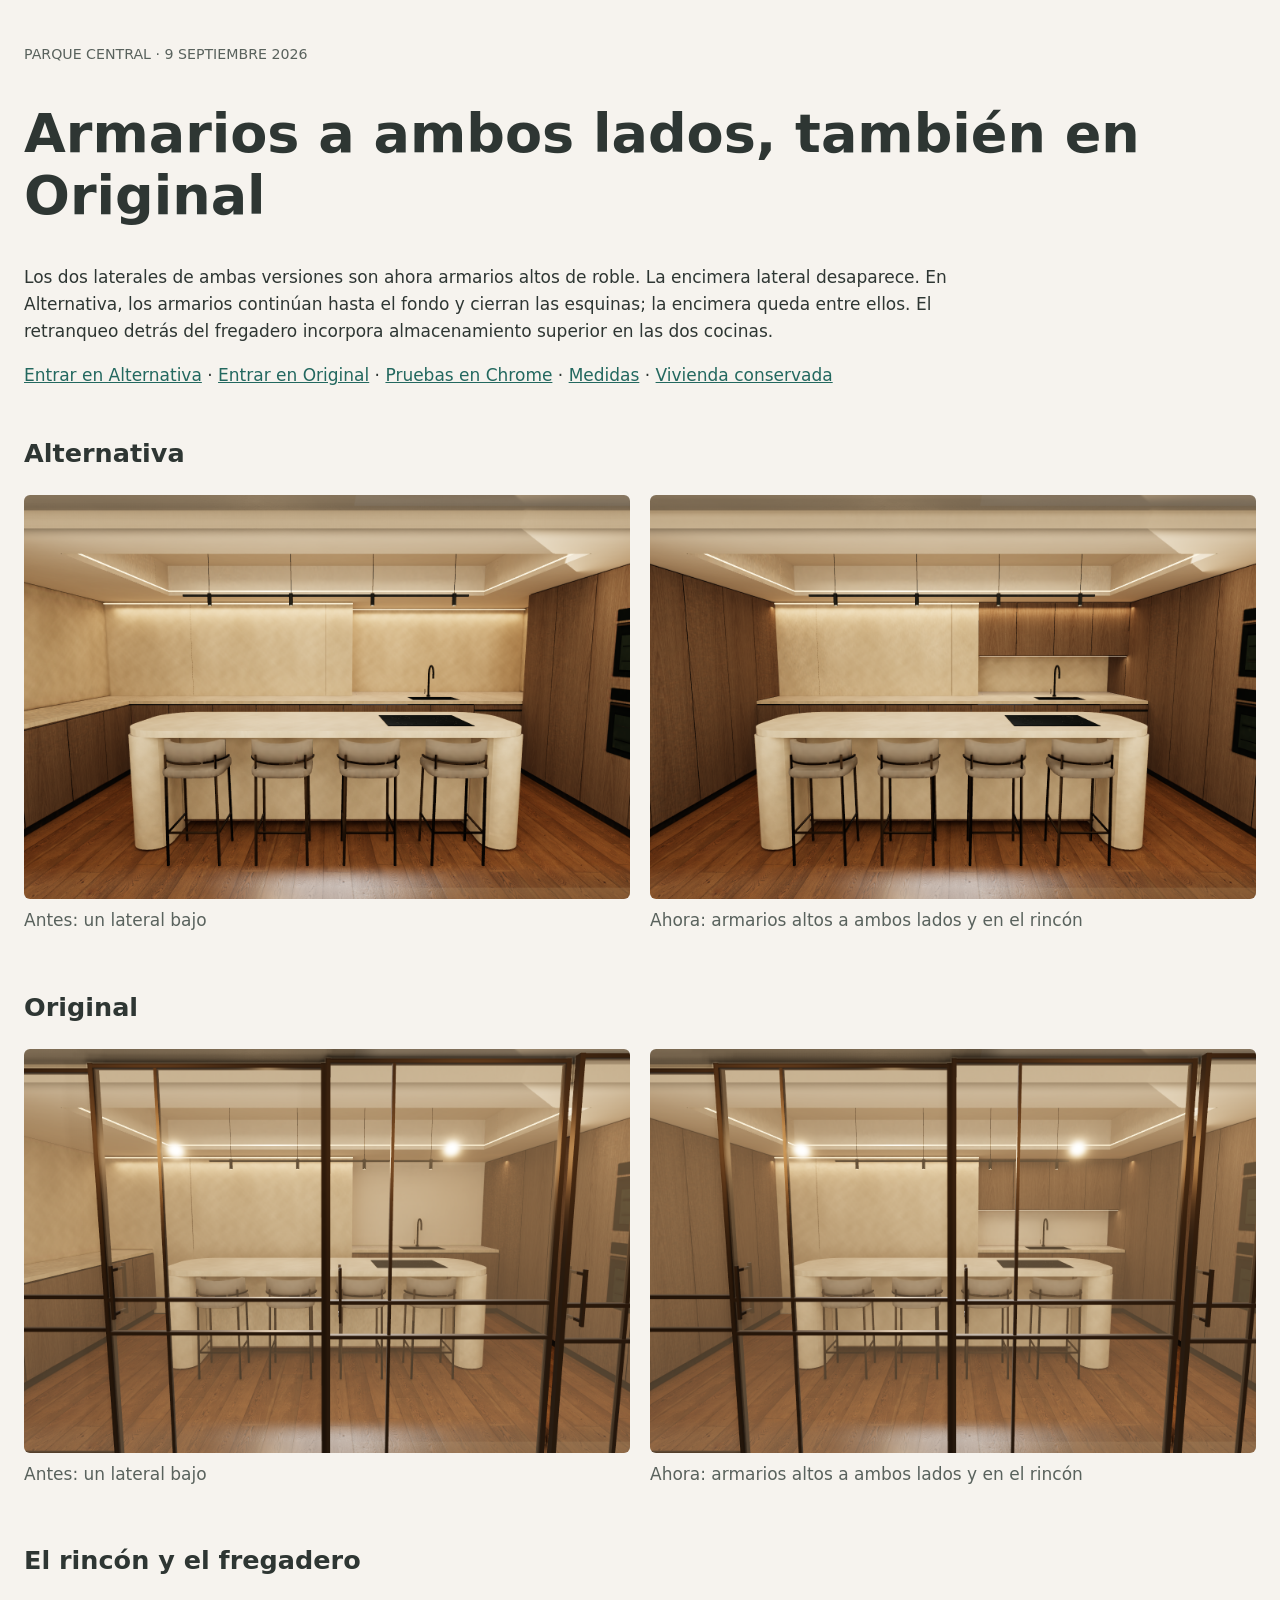
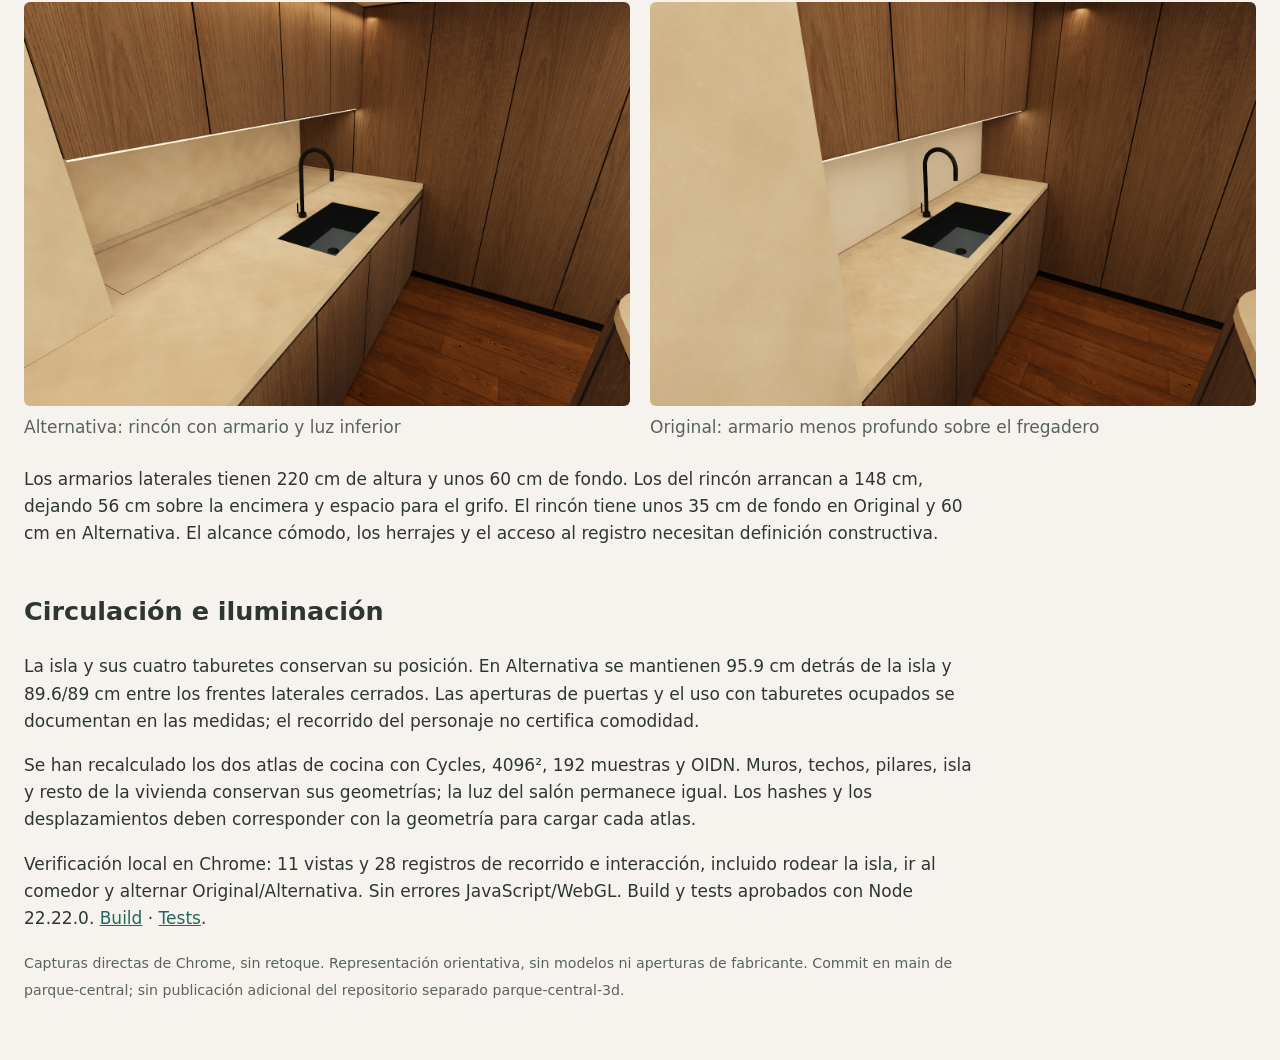
<file: review/kitchen-cabinets/index.html>
<!doctype html><html lang="es"><meta charset="utf-8"><meta name="viewport" content="width=device-width,initial-scale=1"><title>Parque Central · Armarios de cocina</title>
<style>body{margin:0;background:#f6f3ee;color:#2e3633;font:17px/1.6 system-ui,sans-serif}main{max-width:1360px;margin:auto;padding:40px 24px}h1{font-size:clamp(30px,5vw,54px);line-height:1.15}h2{margin-top:44px}p,li{max-width:960px}a{color:#23685f}figure{margin:0}img{display:block;width:100%;border-radius:6px}figcaption{padding:8px 0;color:#59625d}.pair{display:grid;grid-template-columns:1fr 1fr;gap:20px}small{color:#59625d}@media(max-width:760px){.pair{grid-template-columns:1fr}}</style>
<main><small>PARQUE CENTRAL · 9 SEPTIEMBRE 2026</small><h1>Armarios a ambos lados, también en Original</h1>
<p>Los dos laterales de ambas versiones son ahora armarios altos de roble. La encimera lateral desaparece. En Alternativa, los armarios continúan hasta el fondo y cierran las esquinas; la encimera queda entre ellos. El retranqueo detrás del fregadero incorpora almacenamiento superior en las dos cocinas.</p>
<p><a href="../../?kitchen=alternative&start=kitchen">Entrar en Alternativa</a> · <a href="../../?start=kitchen">Entrar en Original</a> · <a href="after-metrics.json">Pruebas en Chrome</a> · <a href="measurements.json">Medidas</a> · <a href="preservation.json">Vivienda conservada</a></p>
<h2>Alternativa</h2><div class="pair"><figure><a href="before-alternative-reference.png"><img loading="lazy" src="before-alternative-reference.png" alt="Antes: un lateral bajo"></a><figcaption>Antes: un lateral bajo</figcaption></figure><figure><a href="after-alternative-reference.png"><img loading="lazy" src="after-alternative-reference.png" alt="Ahora: armarios altos a ambos lados y en el rincón"></a><figcaption>Ahora: armarios altos a ambos lados y en el rincón</figcaption></figure></div><h2>Original</h2><div class="pair"><figure><a href="before-original-reference.png"><img loading="lazy" src="before-original-reference.png" alt="Antes: un lateral bajo"></a><figcaption>Antes: un lateral bajo</figcaption></figure><figure><a href="after-original-reference.png"><img loading="lazy" src="after-original-reference.png" alt="Ahora: armarios altos a ambos lados y en el rincón"></a><figcaption>Ahora: armarios altos a ambos lados y en el rincón</figcaption></figure></div>
<h2>El rincón y el fregadero</h2><div class="pair"><figure><a href="after-alternative-worktop.png"><img loading="lazy" src="after-alternative-worktop.png" alt="Alternativa: rincón con armario y luz inferior"></a><figcaption>Alternativa: rincón con armario y luz inferior</figcaption></figure><figure><a href="after-original-worktop.png"><img loading="lazy" src="after-original-worktop.png" alt="Original: armario menos profundo sobre el fregadero"></a><figcaption>Original: armario menos profundo sobre el fregadero</figcaption></figure></div>
<p>Los armarios laterales tienen 220 cm de altura y unos 60 cm de fondo. Los del rincón arrancan a 148 cm, dejando 56 cm sobre la encimera y espacio para el grifo. El rincón tiene unos 35 cm de fondo en Original y 60 cm en Alternativa. El alcance cómodo, los herrajes y el acceso al registro necesitan definición constructiva.</p>
<h2>Circulación e iluminación</h2><p>La isla y sus cuatro taburetes conservan su posición. En Alternativa se mantienen 95.9 cm detrás de la isla y 89.6/89 cm entre los frentes laterales cerrados. Las aperturas de puertas y el uso con taburetes ocupados se documentan en las medidas; el recorrido del personaje no certifica comodidad.</p>
<p>Se han recalculado los dos atlas de cocina con Cycles, 4096², 192 muestras y OIDN. Muros, techos, pilares, isla y resto de la vivienda conservan sus geometrías; la luz del salón permanece igual. Los hashes y los desplazamientos deben corresponder con la geometría para cargar cada atlas.</p>
<p>Verificación local en Chrome: 11 vistas y 28 registros de recorrido e interacción, incluido rodear la isla, ir al comedor y alternar Original/Alternativa. Sin errores JavaScript/WebGL. Build y tests aprobados con Node 22.22.0. <a href="build.log">Build</a> · <a href="tests.log">Tests</a>.</p>
<p><small>Capturas directas de Chrome, sin retoque. Representación orientativa, sin modelos ni aperturas de fabricante. Commit en main de parque-central; sin publicación adicional del repositorio separado parque-central-3d.</small></p></main></html>
</file>
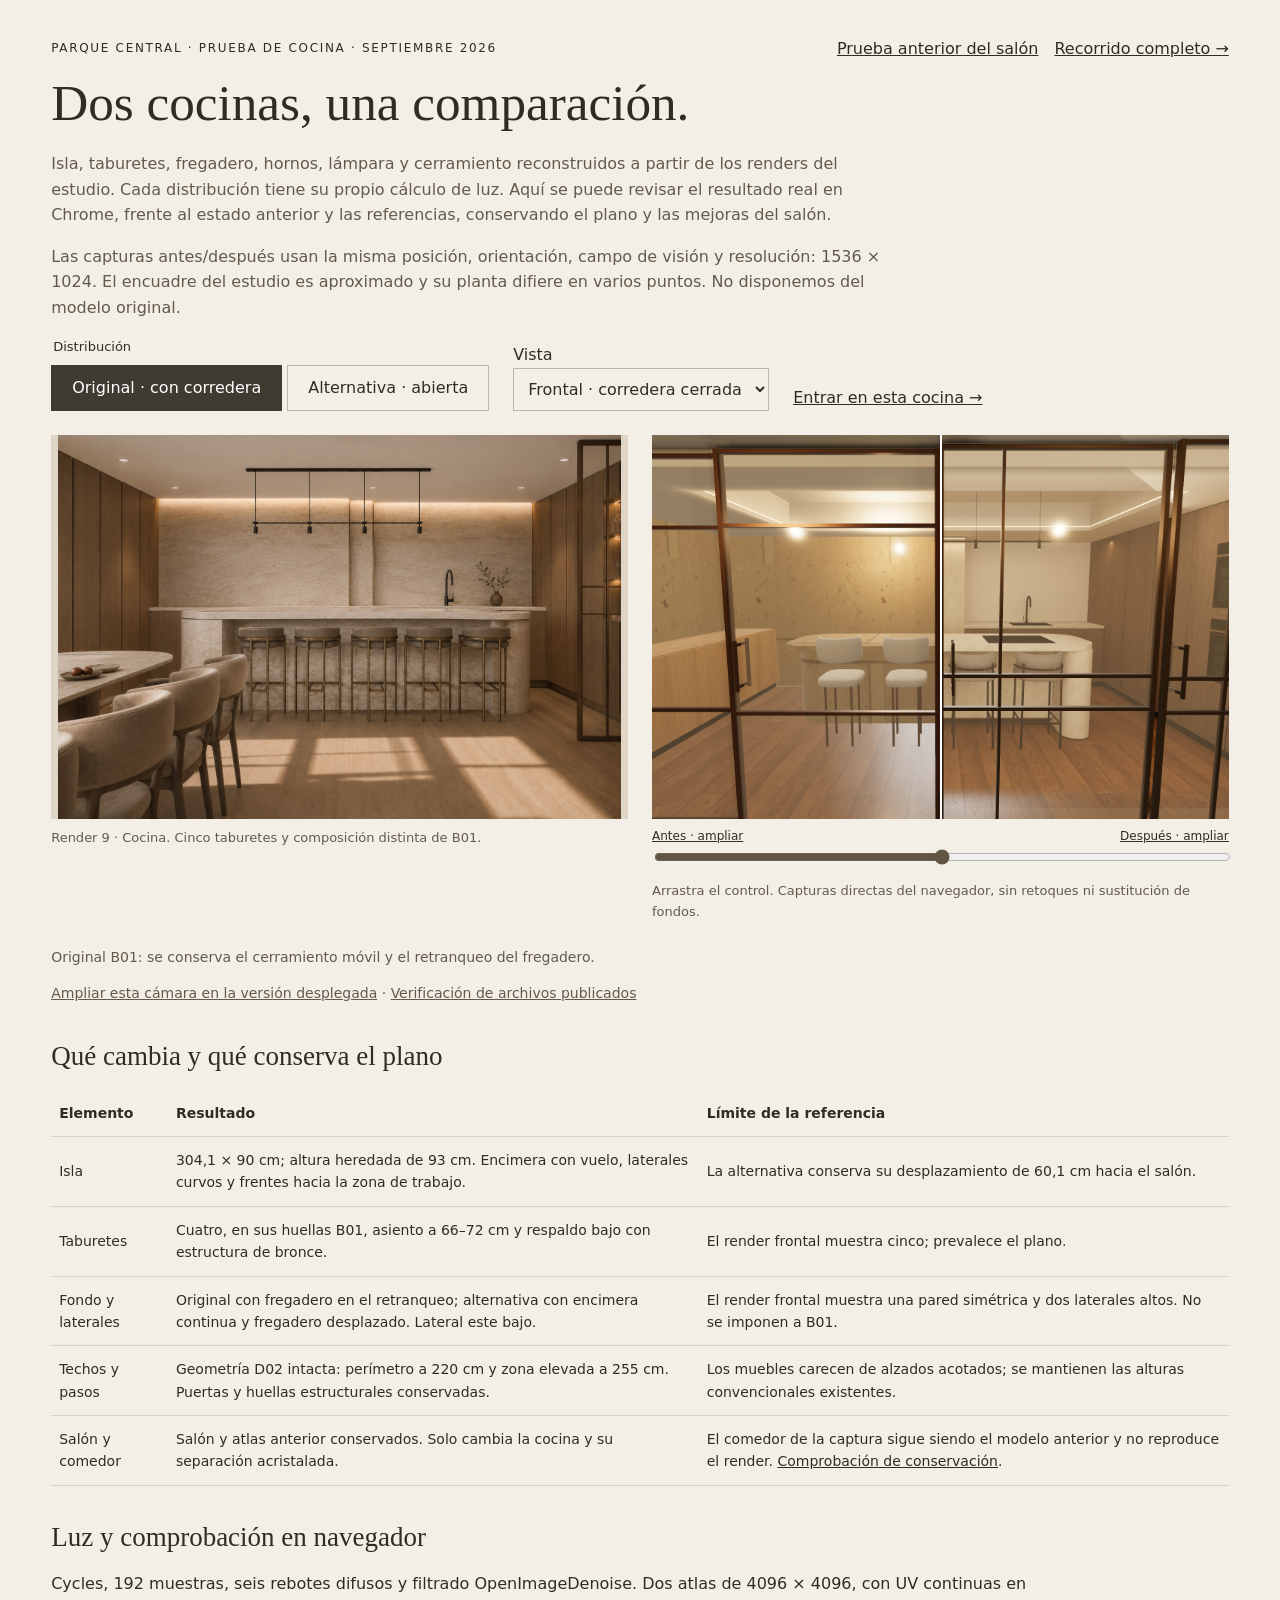
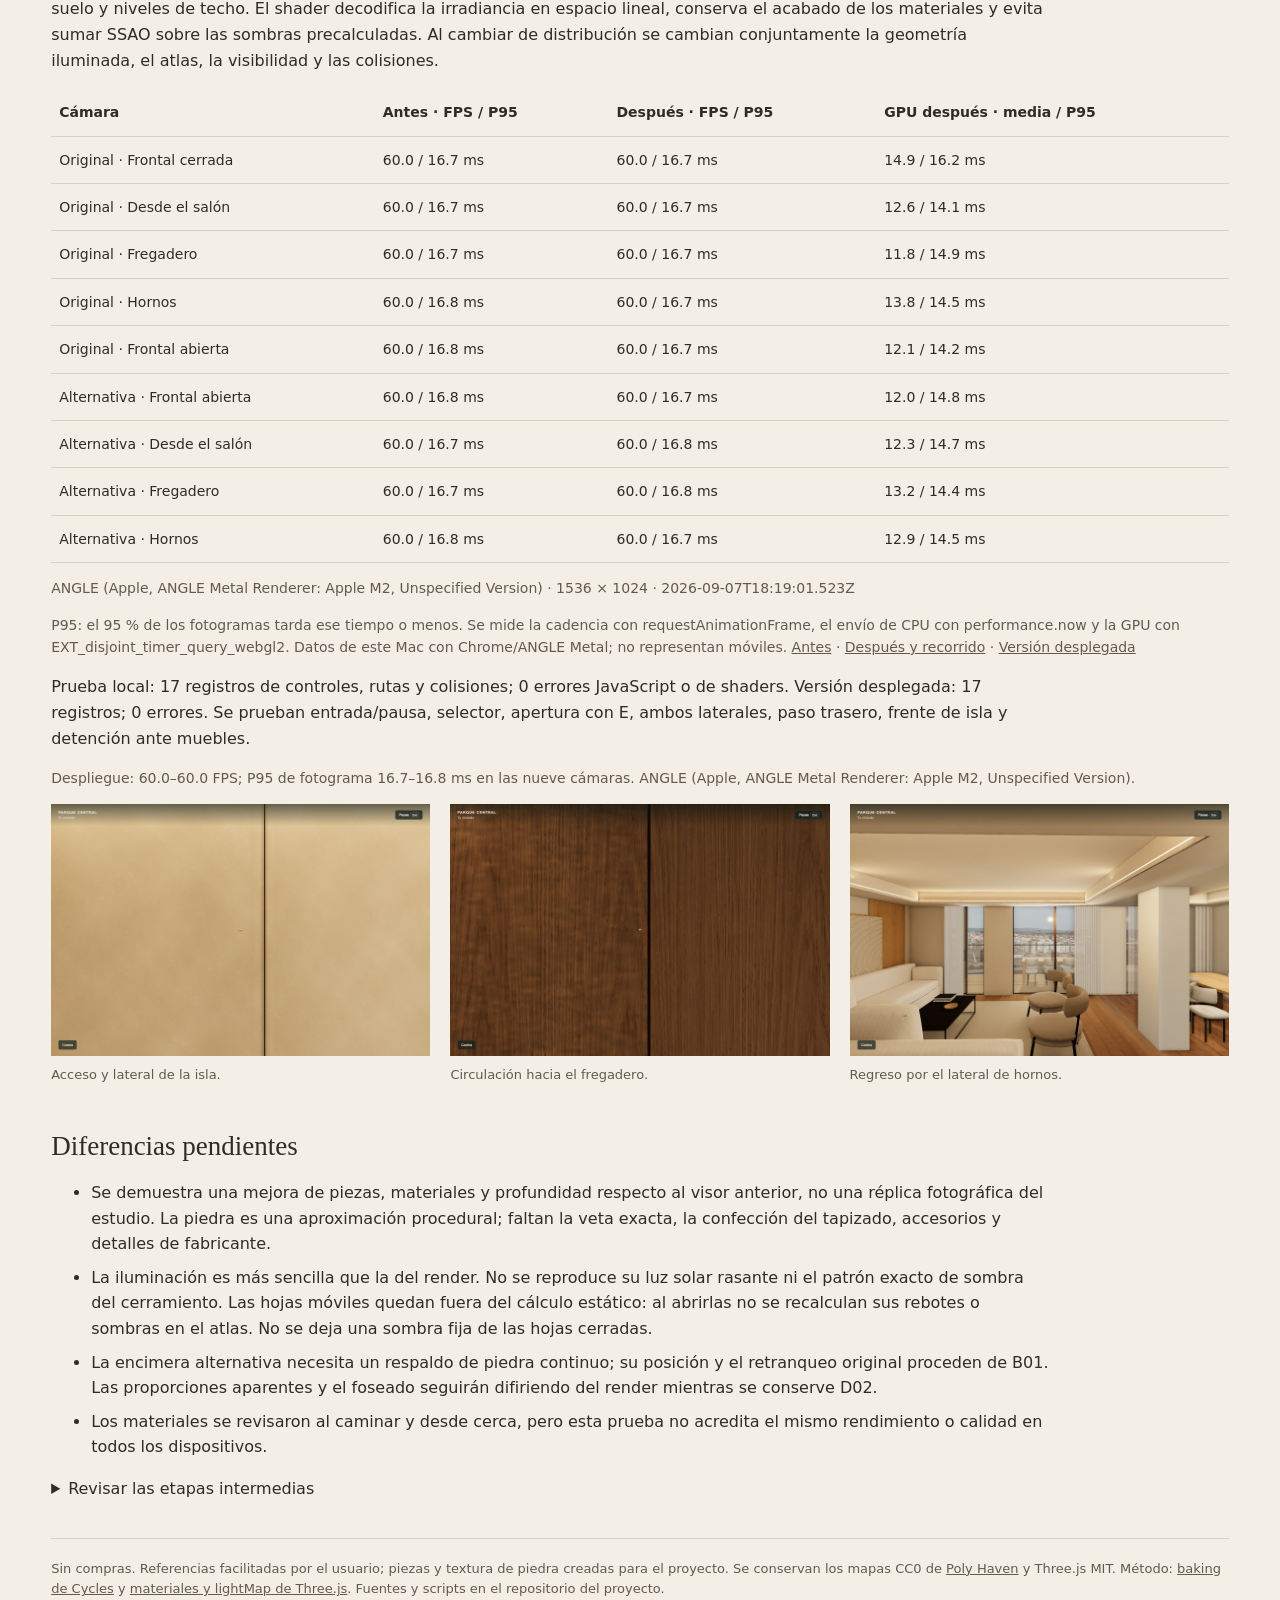
<file: review/kitchen/index.html>
<!doctype html>
<html lang="es">
<meta charset="utf-8"><meta name="viewport" content="width=device-width,initial-scale=1">
<title>Parque Central · Comparativa de las dos cocinas</title>
<style>
*{box-sizing:border-box}body{margin:0;background:#f3efe7;color:#302c25;font:16px/1.6 system-ui,sans-serif}main{max-width:1500px;margin:auto;padding:36px 4vw}a{color:inherit}h1{font:400 clamp(30px,4vw,52px)/1.12 Georgia,serif;margin:12px 0 20px}h2{font:400 27px Georgia,serif;margin:36px 0 18px}.intro{max-width:850px;color:#635a4c}.eyebrow{letter-spacing:.14em;font-size:12px;text-transform:uppercase}.bar{display:flex;justify-content:space-between;gap:16px;align-items:center;flex-wrap:wrap}button{font:inherit;padding:9px 20px;border:1px solid #bfb6a5;background:transparent;color:inherit;cursor:pointer}button[aria-pressed=true]{color:#fff;background:#403b31;border-color:#403b31}.gallery{display:grid;grid-template-columns:1fr 1fr;gap:24px;margin-top:24px}figure{margin:0}figcaption{font-size:13px;margin:9px 0;color:#635a4c}img{display:block;width:100%}.reference{height:auto;aspect-ratio:3/2;object-fit:contain;background:#ded5c6}.comparison{position:relative;aspect-ratio:3/2;background:#ded5c6;overflow:hidden}.comparison img{position:absolute;inset:0;width:100%;height:100%;object-fit:contain}.comparison .before{clip-path:inset(0 calc(100% - var(--split,50%)) 0 0)}.divider{position:absolute;top:0;bottom:0;left:var(--split,50%);width:2px;background:white;pointer-events:none}.tags{display:flex;justify-content:space-between;font-size:12px;margin-top:8px}.range{width:100%;accent-color:#615543}table{width:100%;border-collapse:collapse;font-size:14px}th,td{text-align:left;border-bottom:1px solid #d8d0c1;padding:12px 8px}th{font-weight:600}.notes{max-width:1000px}.notes li{margin:8px 0}.details{display:grid;grid-template-columns:repeat(3,1fr);gap:20px}.footer{border-top:1px solid #d8d0c1;margin-top:36px;padding-top:20px;color:#635a4c;font-size:13px}.status{font-size:14px;color:#635a4c}summary{cursor:pointer}code{font-size:13px}@media(max-width:750px){.gallery,.details{grid-template-columns:1fr}main{padding:24px 5vw}th,td{padding:9px 4px;font-size:12px}}

select{font:inherit;padding:10px;border:1px solid #bfb6a5;background:#f3efe7;color:#302c25}nav{display:flex;gap:16px;flex-wrap:wrap}fieldset{border:0;padding:0;margin:0}legend{font-size:13px;margin-bottom:8px}.controls{display:flex;gap:24px;align-items:end;flex-wrap:wrap}.table-wrap{overflow-x:auto}.stage{display:grid;grid-template-columns:repeat(3,1fr);gap:16px}.pill{display:inline-block;background:#e5ddce;padding:5px 10px;font-size:13px}button:focus-visible,a:focus-visible,select:focus-visible{outline:3px solid #8a653c;outline-offset:4px}@media(max-width:750px){.stage{grid-template-columns:1fr}}
</style>
<main>
<div class="bar"><span class="eyebrow">Parque Central · Prueba de cocina · Septiembre 2026</span><nav><a href="../salon/">Prueba anterior del salón</a><a href="../../">Recorrido completo →</a></nav></div>
<h1>Dos cocinas, una comparación.</h1>
<p class="intro">Isla, taburetes, fregadero, hornos, lámpara y cerramiento reconstruidos a partir de los renders del estudio. Cada distribución tiene su propio cálculo de luz. Aquí se puede revisar el resultado real en Chrome, frente al estado anterior y las referencias, conservando el plano y las mejoras del salón.</p>
<p class="intro">Las capturas antes/después usan la misma posición, orientación, campo de visión y resolución: 1536 × 1024. El encuadre del estudio es aproximado y su planta difiere en varios puntos. No disponemos del modelo original.</p>
<div class="controls">
<fieldset><legend>Distribución</legend><button data-layout="original" aria-pressed="true">Original · con corredera</button> <button data-layout="alternative" aria-pressed="false">Alternativa · abierta</button></fieldset>
<label>Vista<br><select id="view"><option value="reference">Frontal · corredera cerrada</option><option value="open">Frontal · corredera abierta</option><option value="living">Desde el salón</option><option value="worktop">Fregadero y encimera</option><option value="ovens">Hornos y frentes</option></select></label>
<a id="tour" href="../../?kitchen=original&amp;start=kitchen">Entrar en esta cocina →</a>
</div>
<div class="gallery">
<figure><a id="referenceLink" href="reference-kitchen.png"><img id="reference" class="reference" src="reference-kitchen.png" alt="Render de referencia de la cocina del estudio"></a><figcaption id="referenceCaption">Render 9 · Cocina. Muestra cinco taburetes y una composición simétrica diferente de B01.</figcaption></figure>
<figure><div class="comparison" id="comparison"><img id="after" src="after-original-reference.png" alt="Cocina original después de la reconstrucción"><img class="before" id="before" src="before-original-reference.png" alt="Cocina original antes de la reconstrucción"><div class="divider"></div></div><div class="tags"><a id="beforeLink" href="before-original-reference.png">Antes · ampliar</a><a id="afterLink" href="after-original-reference.png">Después · ampliar</a></div><input class="range" id="slider" type="range" min="0" max="100" value="50" aria-label="Comparación: antes a la izquierda, después a la derecha"><figcaption>Arrastra el control. Capturas directas del navegador, sin retoques ni sustitución de fondos.</figcaption></figure>
</div>
<p id="viewNote" class="status" aria-live="polite"></p>
<p class="status"><a id="deployedCapture" href="deployed-original-reference.png">Ampliar esta cámara en la versión desplegada</a> · <a href="deployed-assets.json">Verificación de archivos publicados</a></p>
<h2>Qué cambia y qué conserva el plano</h2>
<div class="table-wrap"><table><thead><tr><th>Elemento</th><th>Resultado</th><th>Límite de la referencia</th></tr></thead><tbody>
<tr><td>Isla</td><td>304,1 × 90 cm; altura heredada de 93 cm. Encimera con vuelo, laterales curvos y frentes hacia la zona de trabajo.</td><td>La alternativa conserva su desplazamiento de 60,1 cm hacia el salón.</td></tr>
<tr><td>Taburetes</td><td>Cuatro, en sus huellas B01, asiento a 66–72 cm y respaldo bajo con estructura de bronce.</td><td>El render frontal muestra cinco; prevalece el plano.</td></tr>
<tr><td>Fondo y laterales</td><td>Original con fregadero en el retranqueo; alternativa con encimera continua y fregadero desplazado. Lateral este bajo.</td><td>El render frontal muestra una pared simétrica y dos laterales altos. No se imponen a B01.</td></tr>
<tr><td>Techos y pasos</td><td>Geometría D02 intacta: perímetro a 220 cm y zona elevada a 255 cm. Puertas y huellas estructurales conservadas.</td><td>Los muebles carecen de alzados acotados; se mantienen las alturas convencionales existentes.</td></tr>
<tr><td>Salón y comedor</td><td>Salón y atlas anterior conservados. Solo cambia la cocina y su separación acristalada.</td><td>El comedor de la captura sigue siendo el modelo anterior y no reproduce el render. <a href="scope-check.json">Comprobación de conservación</a>.</td></tr>
</tbody></table></div>
<h2>Luz y comprobación en navegador</h2>
<p class="notes">Cycles, 192 muestras, seis rebotes difusos y filtrado OpenImageDenoise. Dos atlas de 4096 × 4096, con UV continuas en suelo y niveles de techo. El shader decodifica la irradiancia en espacio lineal, conserva el acabado de los materiales y evita sumar SSAO sobre las sombras precalculadas. Al cambiar de distribución se cambian conjuntamente la geometría iluminada, el atlas, la visibilidad y las colisiones.</p>
<div class="table-wrap"><table><thead><tr><th>Cámara</th><th>Antes · FPS / P95</th><th>Después · FPS / P95</th><th>GPU después · media / P95</th></tr></thead><tbody id="metrics"><tr><td colspan="4">Cargando mediciones…</td></tr></tbody></table></div>
<p class="status" id="hardware"></p>
<p class="status">P95: el 95 % de los fotogramas tarda ese tiempo o menos. Se mide la cadencia con requestAnimationFrame, el envío de CPU con performance.now y la GPU con EXT_disjoint_timer_query_webgl2. Datos de este Mac con Chrome/ANGLE Metal; no representan móviles. <a href="before-metrics.json">Antes</a> · <a href="after-metrics.json">Después y recorrido</a> · <a href="deployed-metrics.json">Versión desplegada</a></p>
<p id="walkSummary" class="notes"></p>
<p id="livePerformance" class="status"></p>
<div class="details"><figure><a id="eastLink"><img id="east" loading="lazy" alt="Acceso y paso lateral con controles WASD"></a><figcaption>Acceso y lateral de la isla.</figcaption></figure><figure><a id="rearLink"><img id="rear" loading="lazy" alt="Paso por detrás de la isla"></a><figcaption>Circulación hacia el fregadero.</figcaption></figure><figure><a id="westLink"><img id="west" loading="lazy" alt="Paso entre isla y columna de hornos"></a><figcaption>Regreso por el lateral de hornos.</figcaption></figure></div>
<h2>Diferencias pendientes</h2>
<ul class="notes">
<li>Se demuestra una mejora de piezas, materiales y profundidad respecto al visor anterior, no una réplica fotográfica del estudio. La piedra es una aproximación procedural; faltan la veta exacta, la confección del tapizado, accesorios y detalles de fabricante.</li>
<li>La iluminación es más sencilla que la del render. No se reproduce su luz solar rasante ni el patrón exacto de sombra del cerramiento. Las hojas móviles quedan fuera del cálculo estático: al abrirlas no se recalculan sus rebotes o sombras en el atlas. No se deja una sombra fija de las hojas cerradas.</li>
<li>La encimera alternativa necesita un respaldo de piedra continuo; su posición y el retranqueo original proceden de B01. Las proporciones aparentes y el foseado seguirán difiriendo del render mientras se conserve D02.</li>
<li>Los materiales se revisaron al caminar y desde cerca, pero esta prueba no acredita el mismo rendimiento o calidad en todos los dispositivos.</li>
</ul>
<details><summary>Revisar las etapas intermedias</summary><div class="stage"><figure><a id="geometryLink"><img id="geometry" loading="lazy" alt="Nueva geometría con iluminación anterior"></a><figcaption>Geometría nueva con la luz anterior.</figcaption></figure><figure><a id="light1Link"><img id="light1" loading="lazy" alt="Primer cálculo de luz"></a><figcaption>Primer atlas: demasiado brillo y juntas visibles.</figcaption></figure><figure><a id="light2Link"><img id="light2" loading="lazy" alt="Segundo ajuste de materiales"></a><figcaption>Segundo ajuste: motivó la corrección de UV en suelo y techo.</figcaption></figure></div></details>
<p class="footer">Sin compras. Referencias facilitadas por el usuario; piezas y textura de piedra creadas para el proyecto. Se conservan los mapas CC0 de <a href="https://polyhaven.com/a/wood_floor">Poly Haven</a> y Three.js MIT. Método: <a href="https://docs.blender.org/manual/en/latest/render/cycles/baking.html">baking de Cycles</a> y <a href="https://threejs.org/docs/pages/MeshStandardMaterial.html">materiales y lightMap de Three.js</a>. Fuentes y scripts en el repositorio del proyecto.</p>
</main>
<script type="module">
const $=id=>document.getElementById(id);let layout='original';
function setImage(id,file){$(id).src=file;$(id+'Link').href=file;}
function update(){
 $('view').querySelector('[value=reference]').textContent=layout==='original'?'Frontal · corredera cerrada':'Frontal · cocina abierta';
 const view=$('view').value,frame=view==='open'?(layout==='original'?'open':'reference'):view;
 for(const stage of ['before','after'])setImage(stage,`${stage}-${layout}-${frame}.png`);
 $('deployedCapture').href=`deployed-${layout}-${frame}.png`;
 const living=view==='living'||view==='ovens';setImage('reference',living?'reference-living.png':'reference-kitchen.png');
 $('referenceCaption').textContent=living?'Render 2 · Comedor y separación con la cocina. El comedor no se reconstruye en esta prueba.':'Render 9 · Cocina. Cinco taburetes y composición distinta de B01.';
 $('tour').href=`../../?kitchen=${layout}&start=kitchen`;
 $('viewNote').textContent=layout==='alternative'?'Alternativa B01: isla adelantada 60,1 cm, sin cerramiento y con encimera continua.':'Original B01: se conserva el cerramiento móvil y el retranqueo del fregadero.';
 for(const key of ['east','rear','west'])setImage(key,`after-walk-${layout}-${key}.png`);
 for(const [id,stage] of [['geometry','geometry'],['light1','light-v1'],['light2','light-v2']])setImage(id,`${stage}-${layout}-${layout==='original'?'open':'reference'}.png`);
}
for(const b of document.querySelectorAll('[data-layout]'))b.onclick=()=>{layout=b.dataset.layout;for(const a of document.querySelectorAll('[data-layout]'))a.setAttribute('aria-pressed',String(a===b));update();};
$('view').onchange=update;$('slider').oninput=e=>$('comparison').style.setProperty('--split',e.target.value+'%');update();
const names={reference:'Frontal cerrada',open:'Frontal abierta',living:'Desde el salón',worktop:'Fregadero',ovens:'Hornos'};
try{
 const [before,after]=await Promise.all(['before','after'].map(async n=>{const r=await fetch(n+'-metrics.json');if(!r.ok)throw Error(n);return r.json();}));
 const live=await fetch('deployed-metrics.json').then(r=>r.ok?r.json():null).catch(()=>null);
 $('metrics').innerHTML=after.views.map(v=>{const old=before.views.find(o=>o.name===v.name),[layout,view]=v.name.split('-');return `<tr><td>${layout==='original'?'Original':'Alternativa'} · ${layout==='alternative'&&view==='reference'?'Frontal abierta':names[view]}</td><td>${old.fps.toFixed(1)} / ${old.p95.toFixed(1)} ms</td><td>${v.fps.toFixed(1)} / ${v.p95.toFixed(1)} ms</td><td>${v.gpuMs?v.gpuMs.mean.toFixed(1)+' / '+v.gpuMs.p95.toFixed(1)+' ms':'No disponible'}</td></tr>`;}).join('');
 $('hardware').textContent=after.renderer+' · '+after.viewport.width+' × '+after.viewport.height+' · '+after.measuredAt;
 if(live){const fps=live.views.map(v=>v.fps),p95=live.views.map(v=>v.p95);$('livePerformance').textContent=`Despliegue: ${Math.min(...fps).toFixed(1)}–${Math.max(...fps).toFixed(1)} FPS; P95 de fotograma ${Math.min(...p95).toFixed(1)}–${Math.max(...p95).toFixed(1)} ms en las nueve cámaras. ${live.renderer}.`;}
 $('walkSummary').textContent=`Prueba local: ${after.walk.length} registros de controles, rutas y colisiones; ${after.errors.length} errores JavaScript o de shaders. Versión desplegada: ${live?live.walk.length+' registros; '+live.errors.length+' errores.':'comprobación pendiente.'} Se prueban entrada/pausa, selector, apertura con E, ambos laterales, paso trasero, frente de isla y detención ante muebles.`;
}catch{$('metrics').innerHTML='<tr><td colspan="4">Consulta los JSON de mediciones enlazados.</td></tr>';}
</script>
</html>
</file>
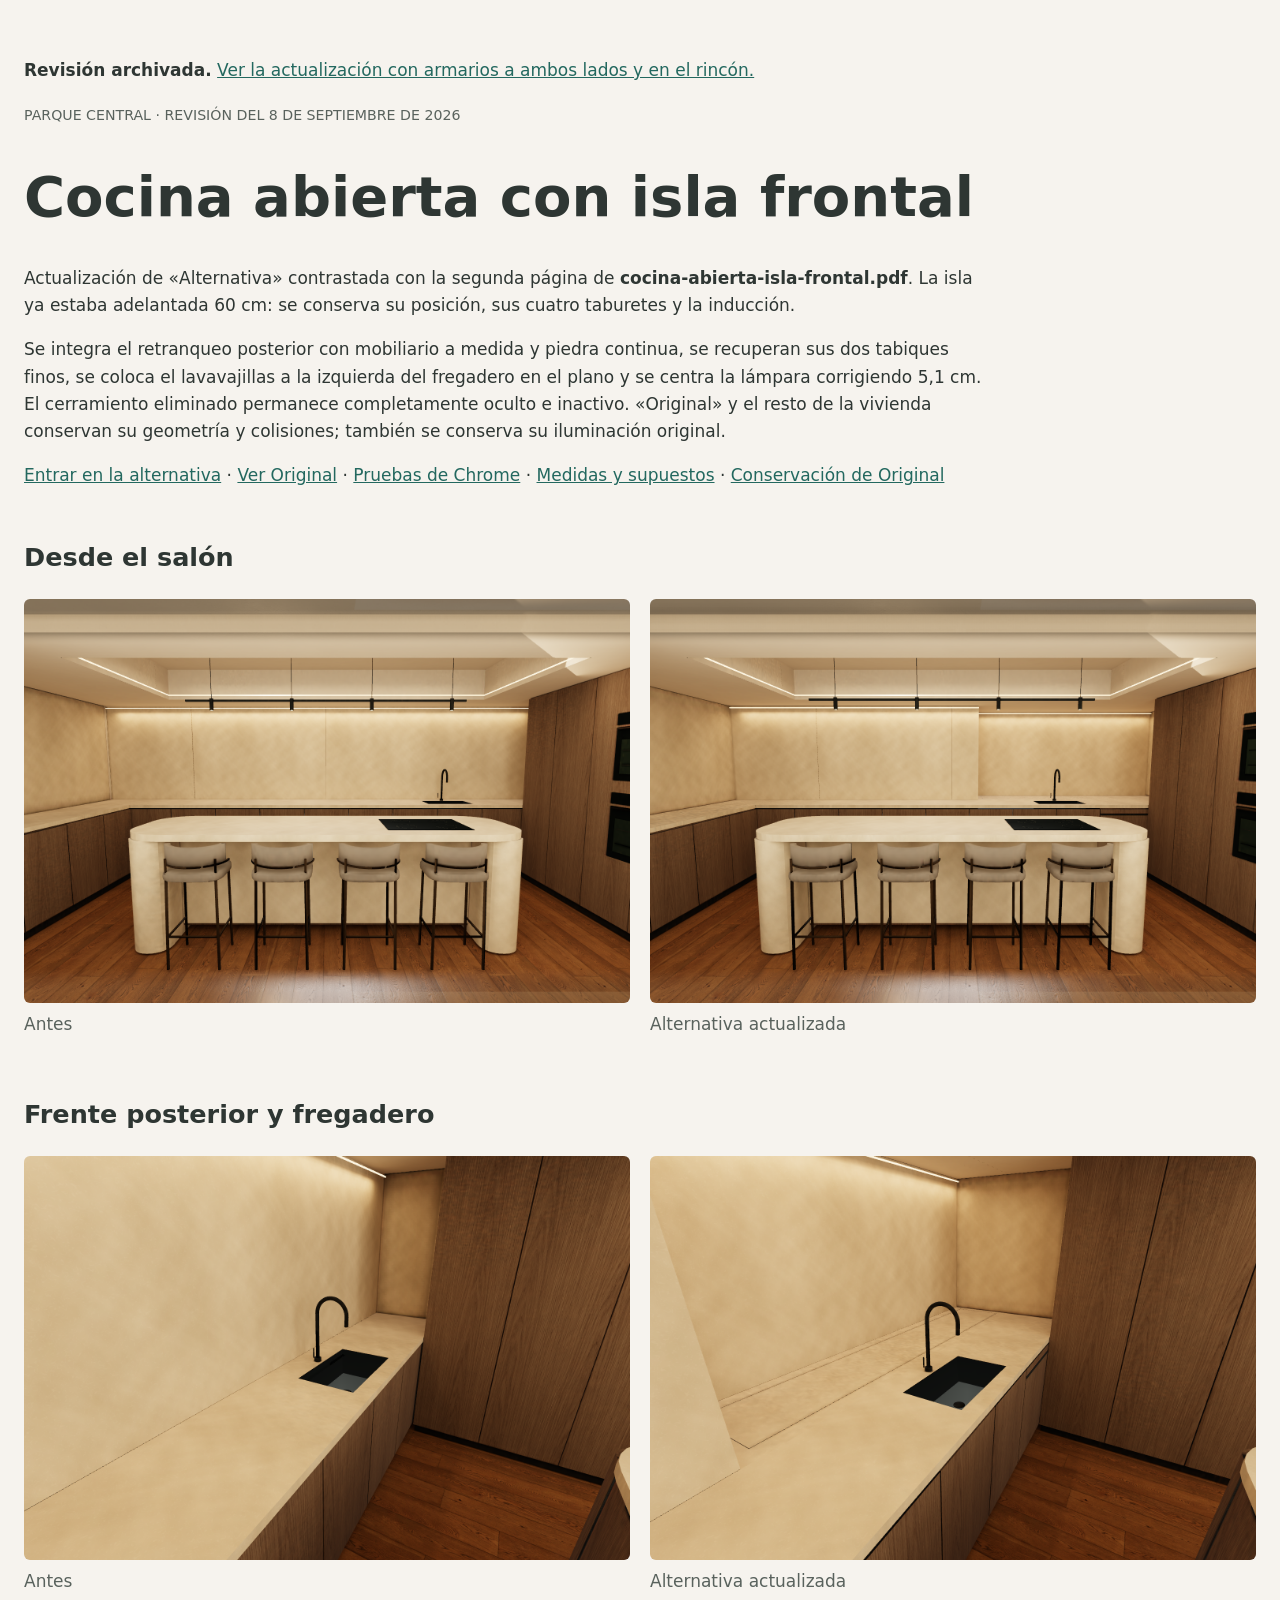
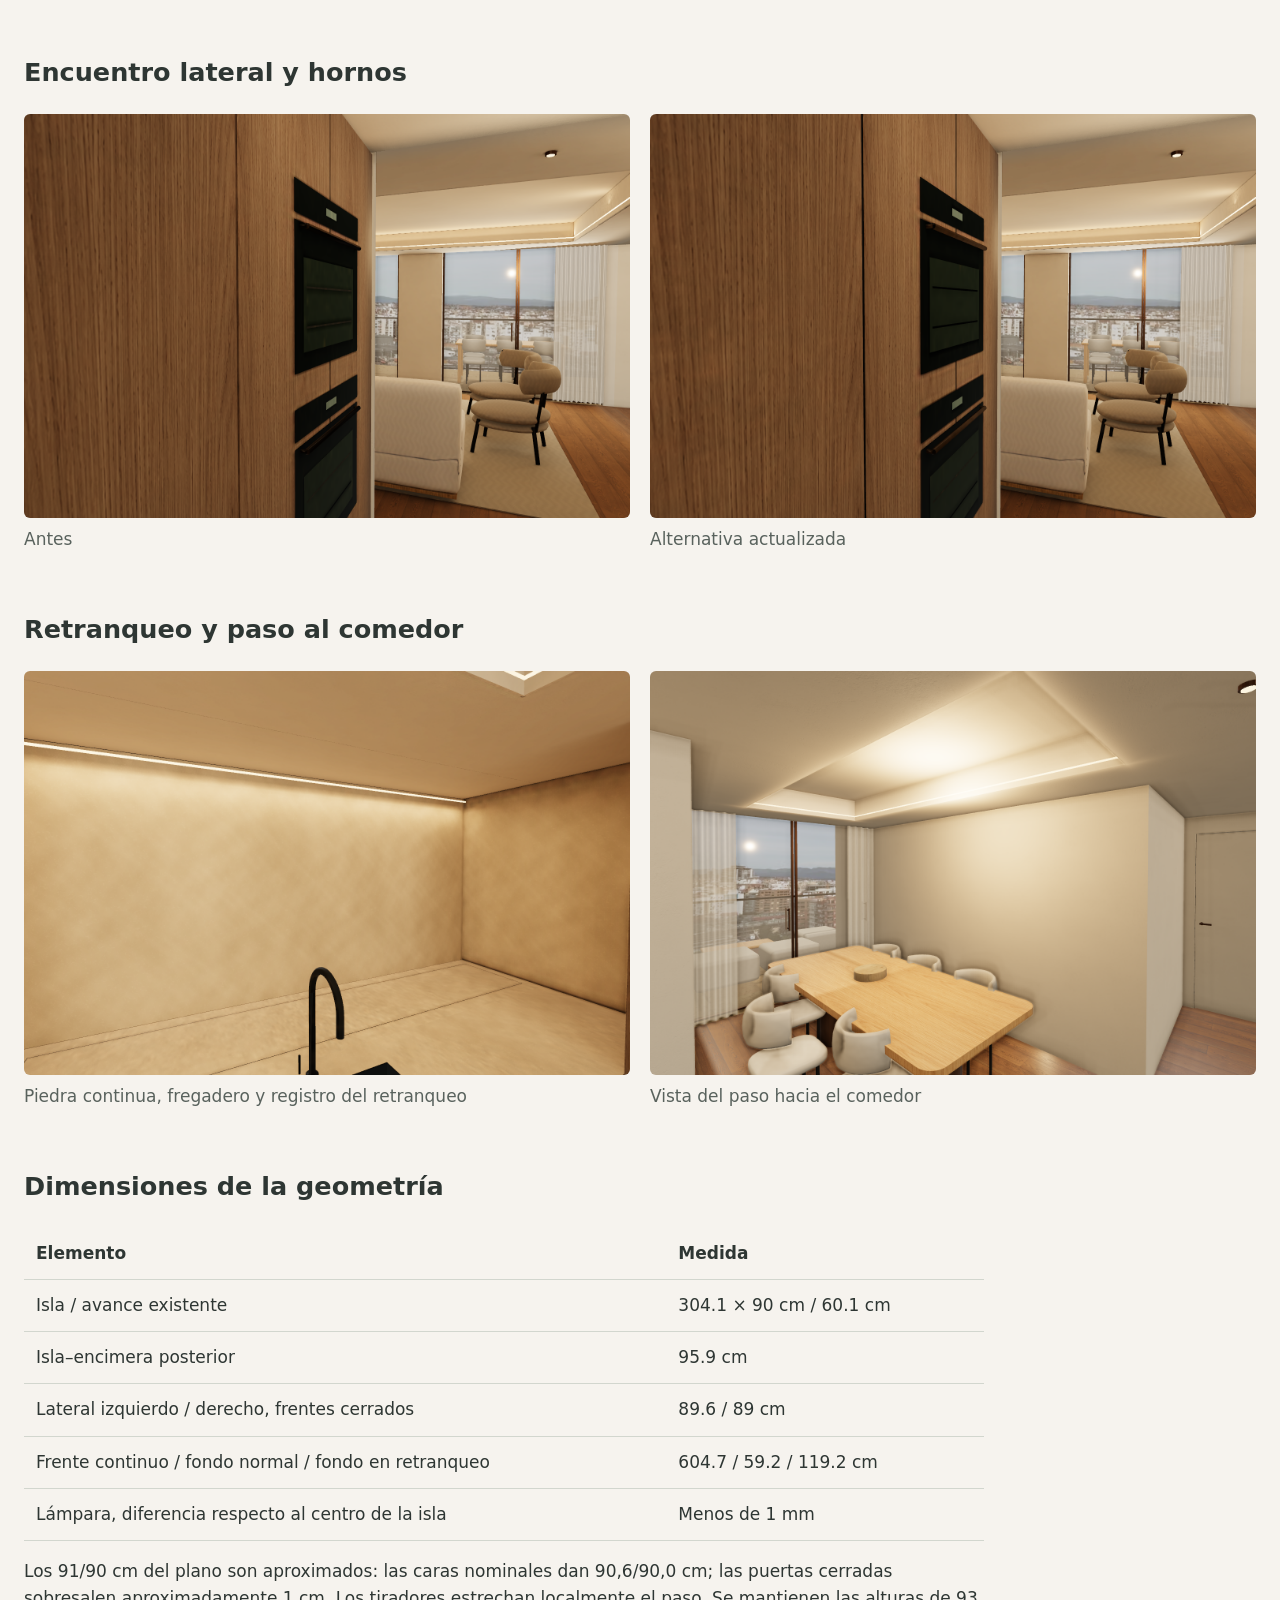
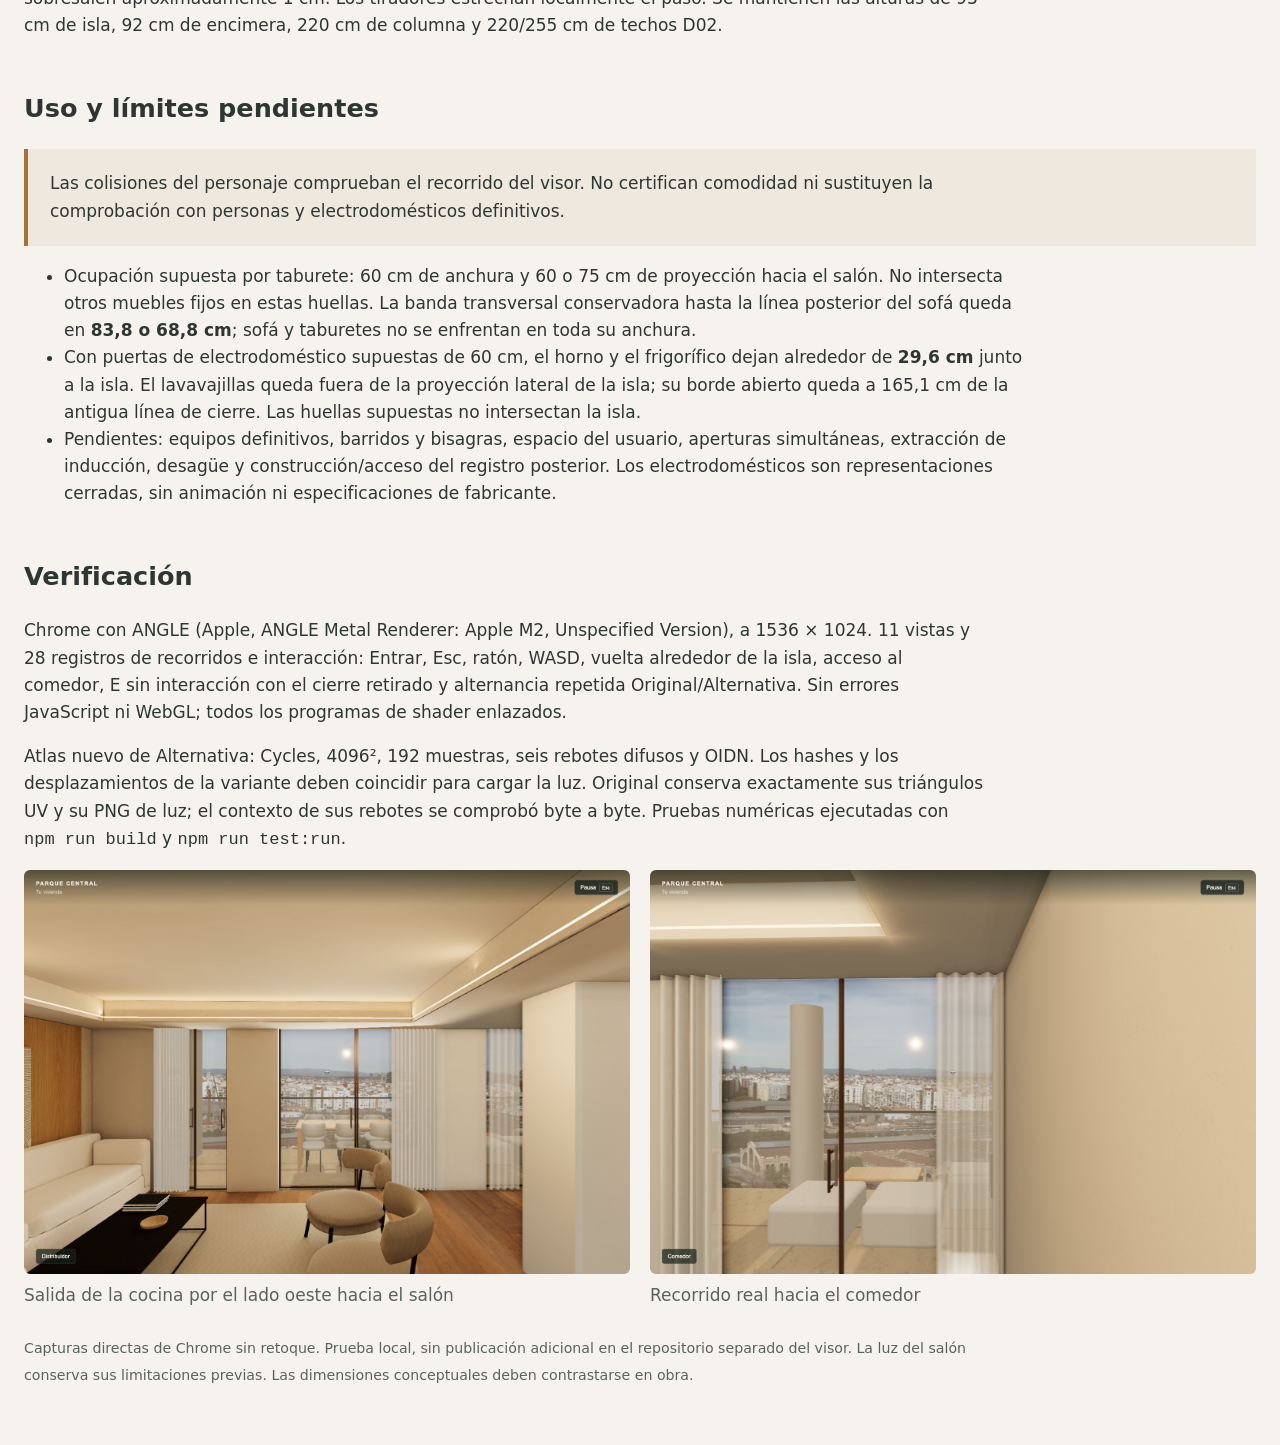
<file: review/open-kitchen/index.html>
<!doctype html><html lang="es"><meta charset="utf-8"><meta name="viewport" content="width=device-width,initial-scale=1"><title>Parque Central · Cocina abierta</title>
<style>body{margin:0;background:#f6f3ee;color:#2e3633;font:17px/1.6 system-ui,sans-serif}main{max-width:1360px;margin:auto;padding:40px 24px}h1{font-size:clamp(30px,5vw,56px);line-height:1.1}h2{margin-top:48px}p,li{max-width:960px}a{color:#23685f}figure{margin:0}img{display:block;width:100%;border-radius:6px}figcaption{padding:8px 0;color:#59625d}.pair{display:grid;grid-template-columns:1fr 1fr;gap:20px}table{border-collapse:collapse;width:100%;max-width:960px}td,th{text-align:left;border-bottom:1px solid #d2d6ce;padding:12px}aside{border-left:4px solid #a57136;padding:4px 22px;background:#eee8df}small{color:#59625d}@media(max-width:760px){.pair{grid-template-columns:1fr}}</style>
<main><p><strong>Revisión archivada.</strong> <a href="../kitchen-cabinets/">Ver la actualización con armarios a ambos lados y en el rincón.</a></p><small>PARQUE CENTRAL · REVISIÓN DEL 8 DE SEPTIEMBRE DE 2026</small><h1>Cocina abierta con isla frontal</h1>
<p>Actualización de «Alternativa» contrastada con la segunda página de <strong>cocina-abierta-isla-frontal.pdf</strong>. La isla ya estaba adelantada 60 cm: se conserva su posición, sus cuatro taburetes y la inducción.</p>
<p>Se integra el retranqueo posterior con mobiliario a medida y piedra continua, se recuperan sus dos tabiques finos, se coloca el lavavajillas a la izquierda del fregadero en el plano y se centra la lámpara corrigiendo 5,1 cm. El cerramiento eliminado permanece completamente oculto e inactivo. «Original» y el resto de la vivienda conservan su geometría y colisiones; también se conserva su iluminación original.</p>
<p><a href="../../?kitchen=alternative&start=kitchen">Entrar en la alternativa</a> · <a href="../../?start=kitchen">Ver Original</a> · <a href="after-metrics.json">Pruebas de Chrome</a> · <a href="measurements.json">Medidas y supuestos</a> · <a href="preservation.json">Conservación de Original</a></p>
<section><h2>Desde el salón</h2><div class="pair"><figure><a href="before-alternative-reference.png"><img loading="lazy" src="before-alternative-reference.png" alt="Antes"></a><figcaption>Antes</figcaption></figure><figure><a href="after-alternative-reference.png"><img loading="lazy" src="after-alternative-reference.png" alt="Alternativa actualizada"></a><figcaption>Alternativa actualizada</figcaption></figure></div></section><section><h2>Frente posterior y fregadero</h2><div class="pair"><figure><a href="before-alternative-worktop.png"><img loading="lazy" src="before-alternative-worktop.png" alt="Antes"></a><figcaption>Antes</figcaption></figure><figure><a href="after-alternative-worktop.png"><img loading="lazy" src="after-alternative-worktop.png" alt="Alternativa actualizada"></a><figcaption>Alternativa actualizada</figcaption></figure></div></section><section><h2>Encuentro lateral y hornos</h2><div class="pair"><figure><a href="before-alternative-ovens.png"><img loading="lazy" src="before-alternative-ovens.png" alt="Antes"></a><figcaption>Antes</figcaption></figure><figure><a href="after-alternative-ovens.png"><img loading="lazy" src="after-alternative-ovens.png" alt="Alternativa actualizada"></a><figcaption>Alternativa actualizada</figcaption></figure></div></section>
<section><h2>Retranqueo y paso al comedor</h2><div class="pair"><figure><a href="after-alternative-recess.png"><img loading="lazy" src="after-alternative-recess.png" alt="Piedra continua, fregadero y registro del retranqueo"></a><figcaption>Piedra continua, fregadero y registro del retranqueo</figcaption></figure><figure><a href="after-alternative-dining-passage.png"><img loading="lazy" src="after-alternative-dining-passage.png" alt="Vista del paso hacia el comedor"></a><figcaption>Vista del paso hacia el comedor</figcaption></figure></div></section>
<section><h2>Dimensiones de la geometría</h2><table><tr><th>Elemento</th><th>Medida</th></tr>
<tr><td>Isla / avance existente</td><td>304.1 × 90 cm / 60.1 cm</td></tr>
<tr><td>Isla–encimera posterior</td><td>95.9 cm</td></tr>
<tr><td>Lateral izquierdo / derecho, frentes cerrados</td><td>89.6 / 89 cm</td></tr>
<tr><td>Frente continuo / fondo normal / fondo en retranqueo</td><td>604.7 / 59.2 / 119.2 cm</td></tr>
<tr><td>Lámpara, diferencia respecto al centro de la isla</td><td>Menos de 1 mm</td></tr></table>
<p>Los 91/90 cm del plano son aproximados: las caras nominales dan 90,6/90,0 cm; las puertas cerradas sobresalen aproximadamente 1 cm. Los tiradores estrechan localmente el paso. Se mantienen las alturas de 93 cm de isla, 92 cm de encimera, 220 cm de columna y 220/255 cm de techos D02.</p></section>
<section><h2>Uso y límites pendientes</h2><aside><p>Las colisiones del personaje comprueban el recorrido del visor. No certifican comodidad ni sustituyen la comprobación con personas y electrodomésticos definitivos.</p></aside>
<ul><li>Ocupación supuesta por taburete: 60 cm de anchura y 60 o 75 cm de proyección hacia el salón. No intersecta otros muebles fijos en estas huellas. La banda transversal conservadora hasta la línea posterior del sofá queda en <strong>83,8 o 68,8 cm</strong>; sofá y taburetes no se enfrentan en toda su anchura.</li>
<li>Con puertas de electrodoméstico supuestas de 60 cm, el horno y el frigorífico dejan alrededor de <strong>29,6 cm</strong> junto a la isla. El lavavajillas queda fuera de la proyección lateral de la isla; su borde abierto queda a 165,1 cm de la antigua línea de cierre. Las huellas supuestas no intersectan la isla.</li>
<li>Pendientes: equipos definitivos, barridos y bisagras, espacio del usuario, aperturas simultáneas, extracción de inducción, desagüe y construcción/acceso del registro posterior. Los electrodomésticos son representaciones cerradas, sin animación ni especificaciones de fabricante.</li></ul></section>
<section><h2>Verificación</h2><p>Chrome con ANGLE (Apple, ANGLE Metal Renderer: Apple M2, Unspecified Version), a 1536 × 1024. 11 vistas y 28 registros de recorridos e interacción: Entrar, Esc, ratón, WASD, vuelta alrededor de la isla, acceso al comedor, E sin interacción con el cierre retirado y alternancia repetida Original/Alternativa. Sin errores JavaScript ni WebGL; todos los programas de shader enlazados.</p>
<p>Atlas nuevo de Alternativa: Cycles, 4096², 192 muestras, seis rebotes difusos y OIDN. Los hashes y los desplazamientos de la variante deben coincidir para cargar la luz. Original conserva exactamente sus triángulos UV y su PNG de luz; el contexto de sus rebotes se comprobó byte a byte. Pruebas numéricas ejecutadas con <code>npm run build</code> y <code>npm run test:run</code>.</p>
<div class="pair"><figure><a href="after-walk-alternative-west.png"><img loading="lazy" src="after-walk-alternative-west.png" alt="Salida de la cocina por el lado oeste hacia el salón"></a><figcaption>Salida de la cocina por el lado oeste hacia el salón</figcaption></figure><figure><a href="after-walk-alternative-dining-aisle.png"><img loading="lazy" src="after-walk-alternative-dining-aisle.png" alt="Recorrido real hacia el comedor"></a><figcaption>Recorrido real hacia el comedor</figcaption></figure></div>
<p><small>Capturas directas de Chrome sin retoque. Prueba local, sin publicación adicional en el repositorio separado del visor. La luz del salón conserva sus limitaciones previas. Las dimensiones conceptuales deben contrastarse en obra.</small></p></section></main></html>
</file>
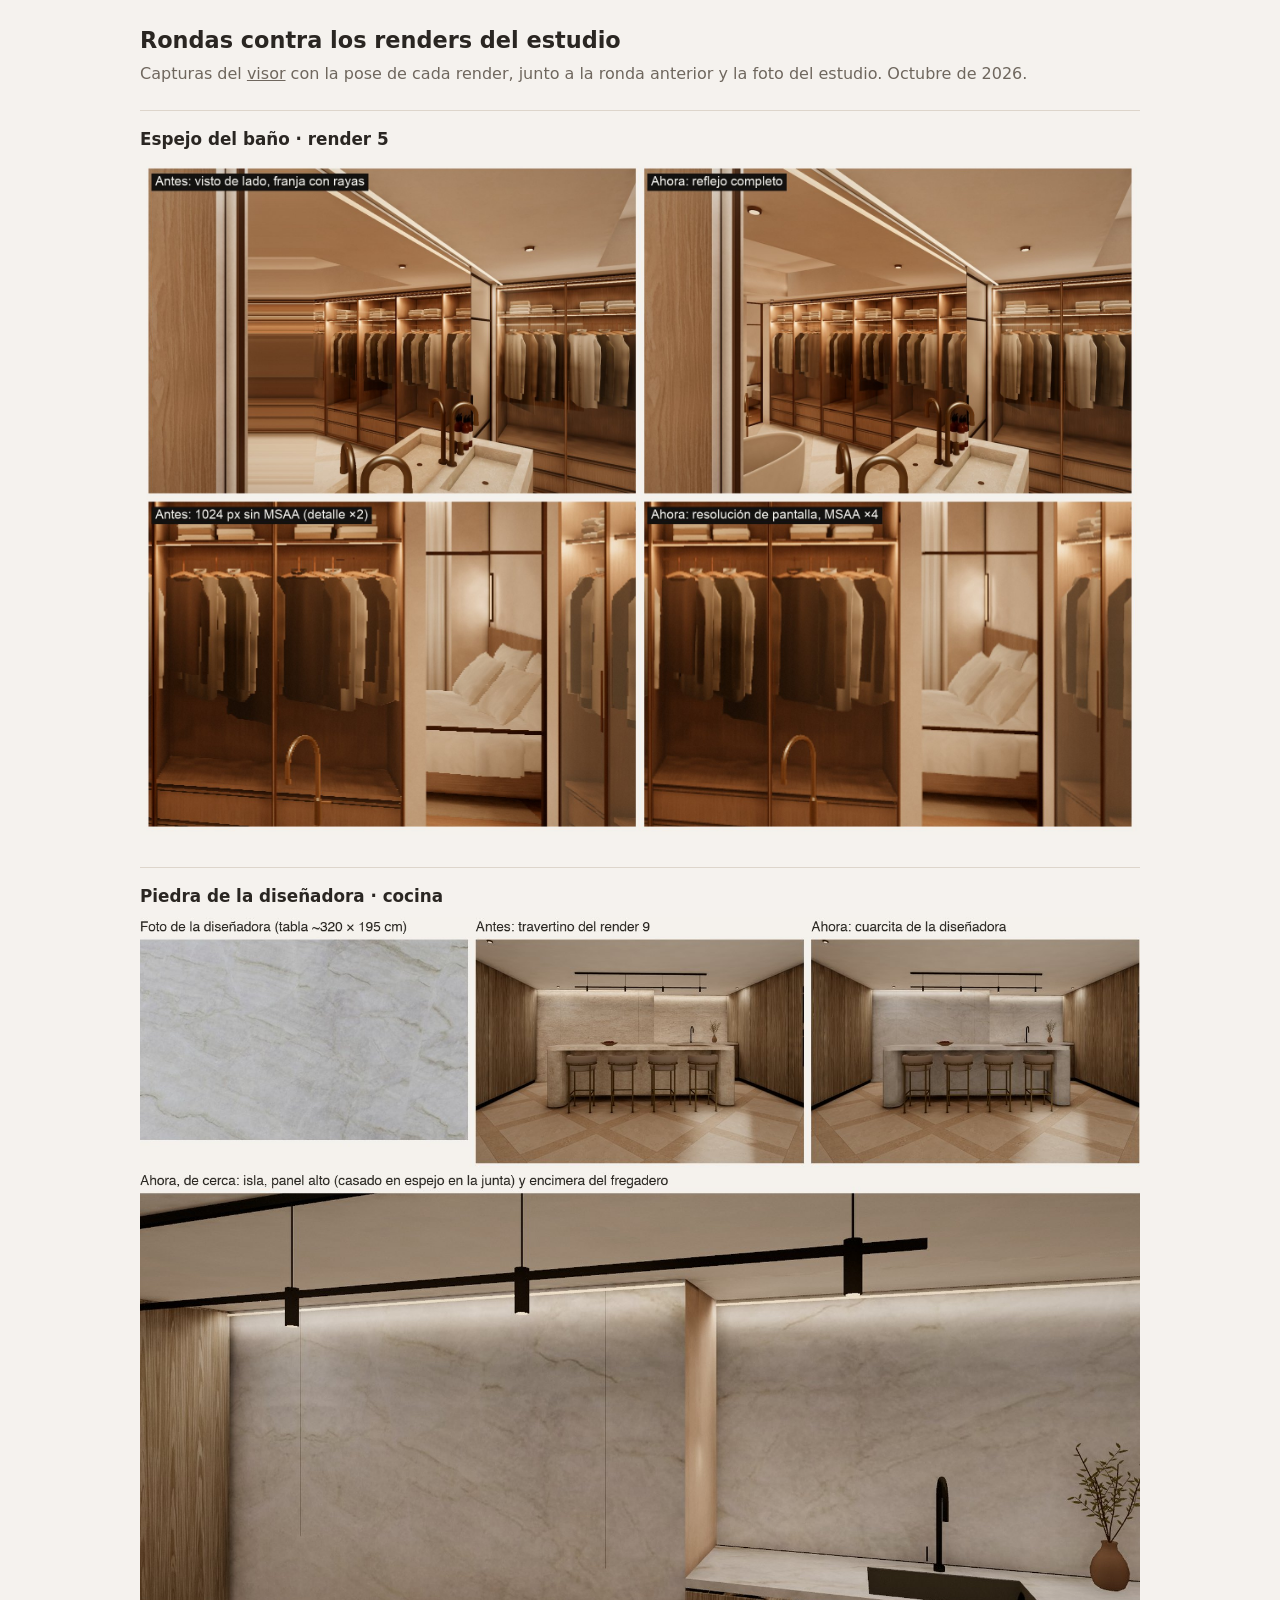
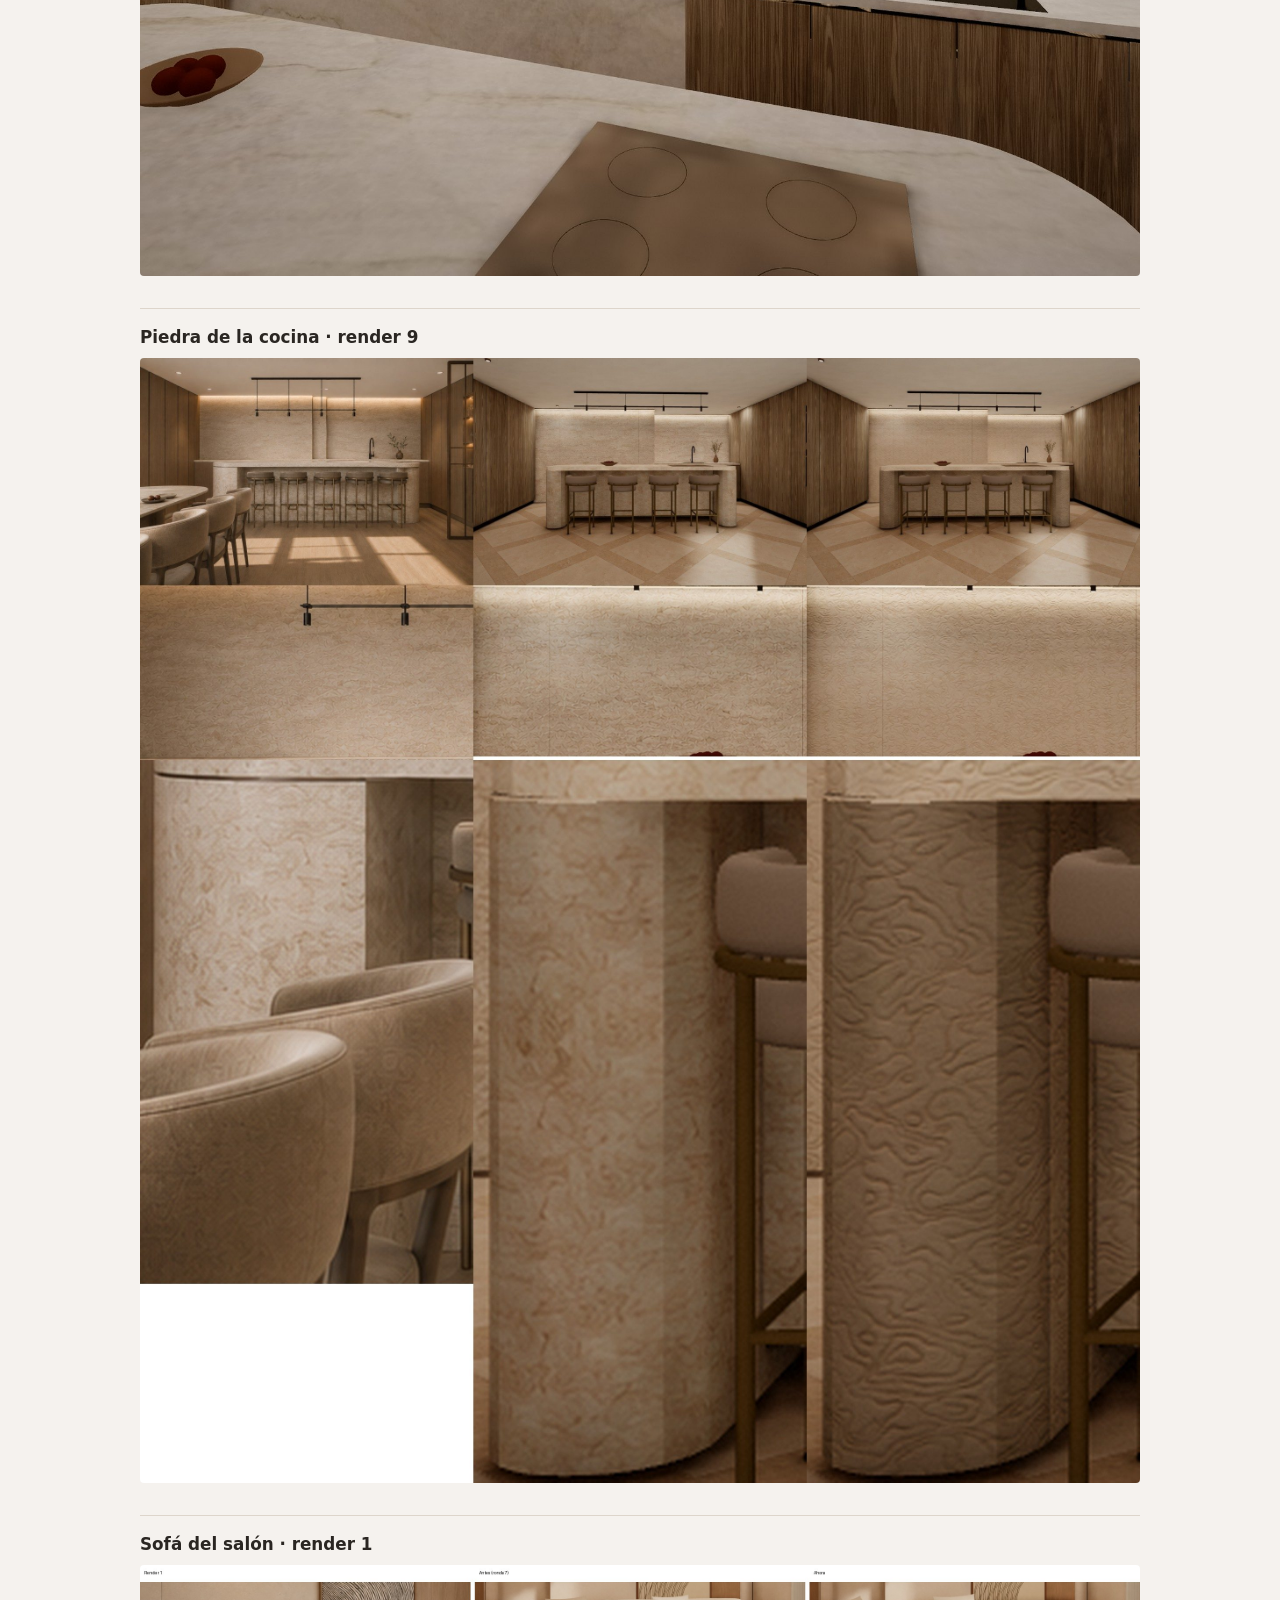
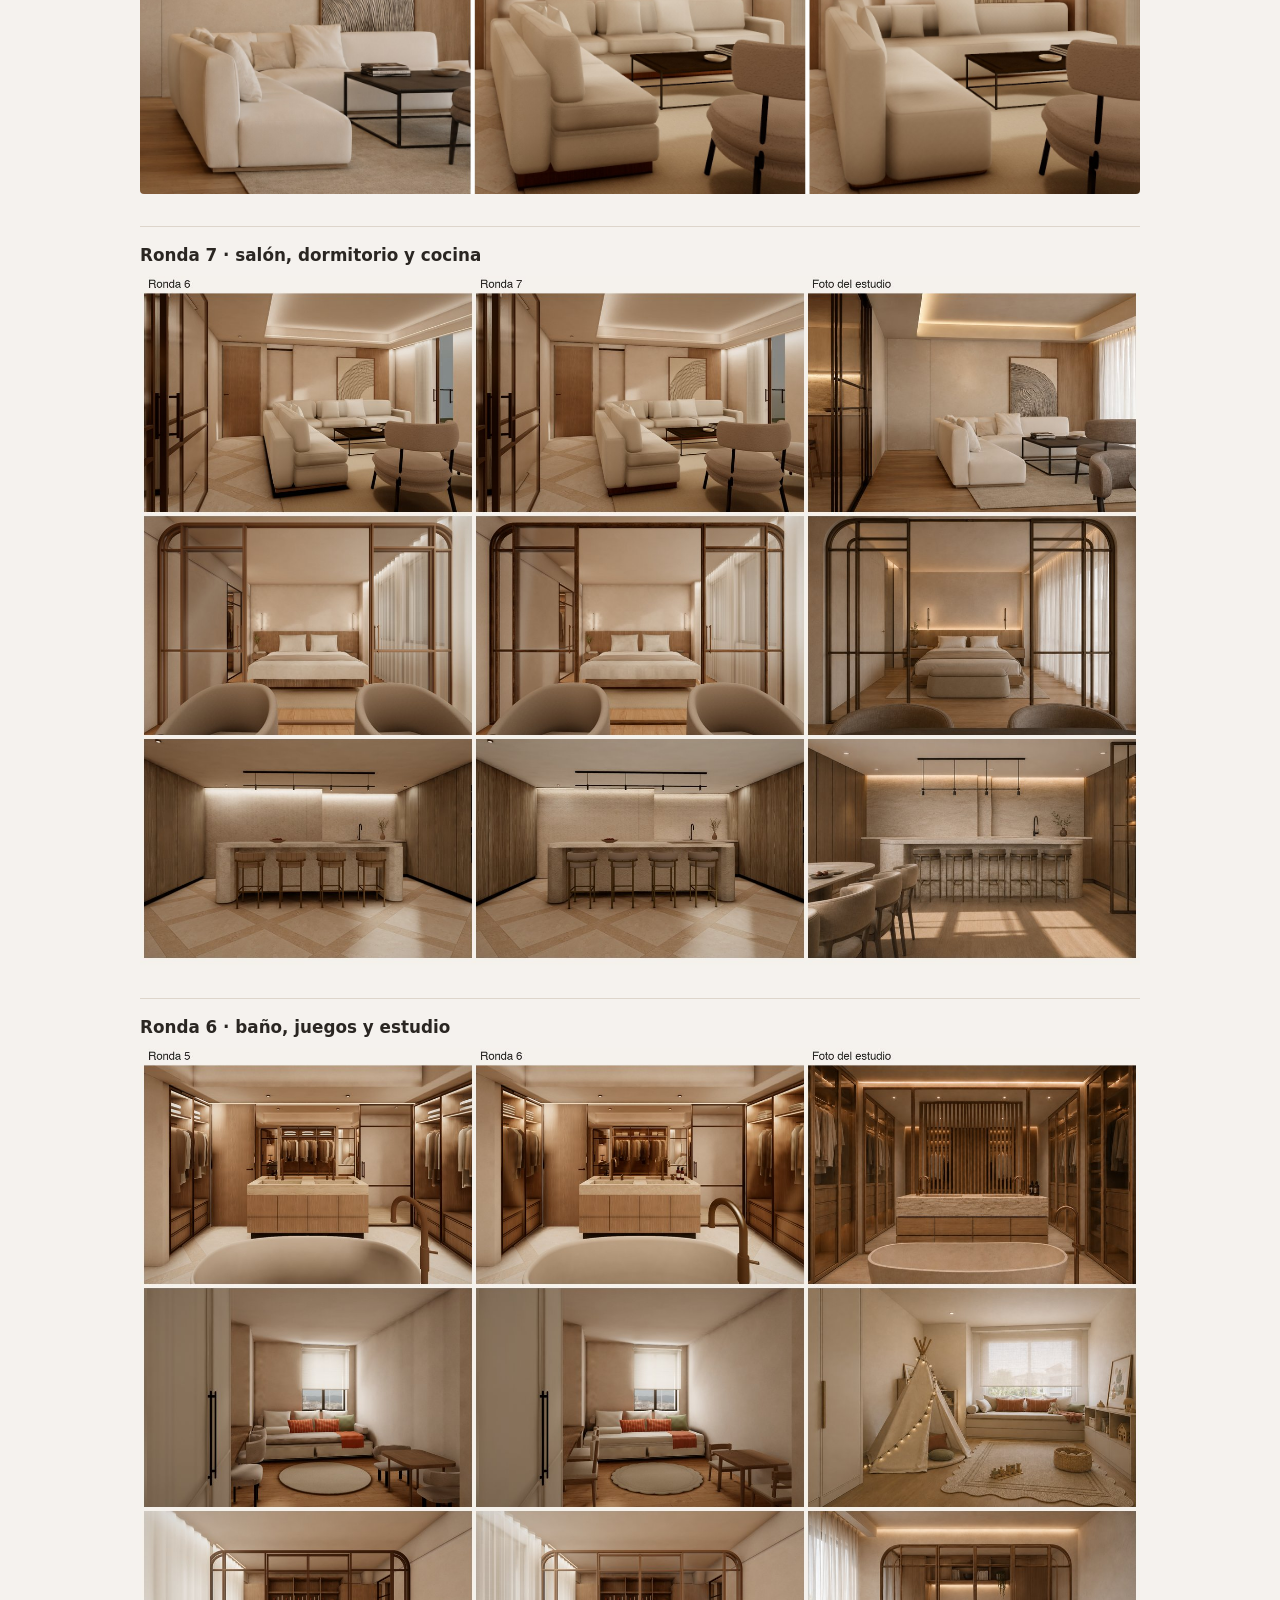
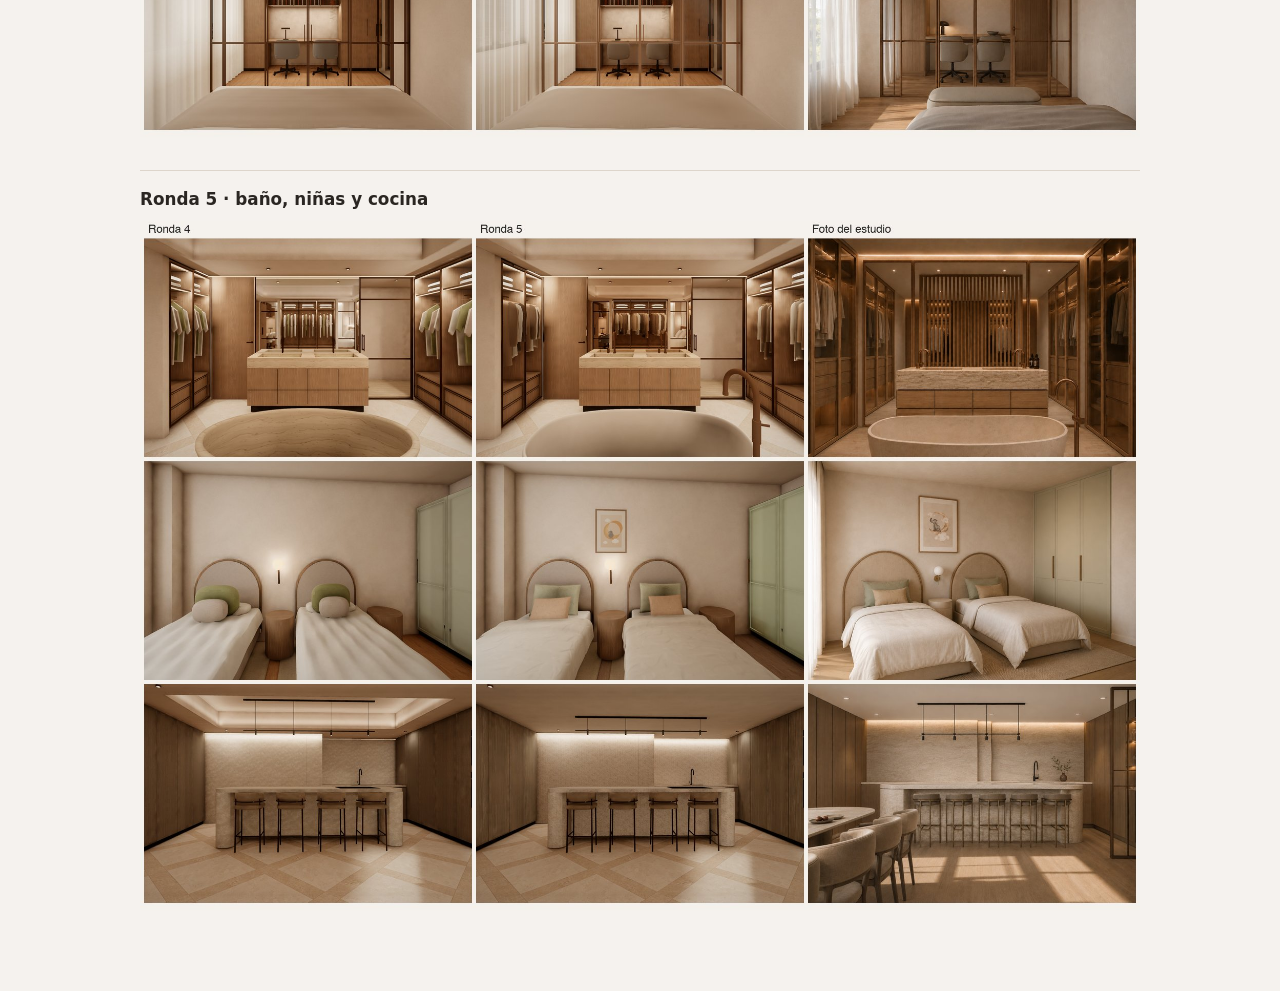
<file: review/rondas/index.html>
<!doctype html>
<html lang="es">
<head>
<meta charset="utf-8">
<meta name="viewport" content="width=device-width,initial-scale=1">
<title>Rondas contra los renders</title>
<style>
  :root{--bg:#f5f2ee;--fg:#2a2622;--muted:#6f675e;--line:#ddd5cb}
  @media (prefers-color-scheme:dark){:root{--bg:#1c1a18;--fg:#ece6de;--muted:#a59b8f;--line:#38332e}}
  body{margin:0;background:var(--bg);color:var(--fg);font:16px/1.5 -apple-system,system-ui,sans-serif}
  main{max-width:1000px;margin:0 auto;padding:24px 16px 48px}
  h1{font-size:1.4rem;margin:0 0 4px}
  p{color:var(--muted);margin:0 0 24px}
  section{margin:0 0 32px;border-top:1px solid var(--line);padding-top:16px}
  h2{font-size:1.05rem;margin:0 0 8px}
  img{width:100%;height:auto;display:block;border-radius:4px}
  a{color:inherit}
</style>
</head>
<body>
<main>
  <h1>Rondas contra los renders del estudio</h1>
  <p>Capturas del <a href="../../">visor</a> con la pose de cada render, junto a la ronda anterior y la foto del estudio. Octubre de 2026.</p>
  <section><h2>Espejo del baño · render 5</h2><img src="espejo-bano.jpg" alt="Espejo del baño antes y ahora: visto de lado, con la franja de rayas y con el reflejo completo; detalle del reflejo sin y con antialiasing"></section>
  <section><h2>Piedra de la diseñadora · cocina</h2><img src="piedra-disenadora.jpg" alt="Foto de la cuarcita de la diseñadora, cocina antes con el travertino del render 9, cocina ahora y vista cercana"></section>
  <section><h2>Piedra de la cocina · render 9</h2><img src="piedra-cocina.jpg" alt="Render 9, piedra nueva sacada del render y piedra de la ronda 7: vista, pared del fondo y mejilla de la isla"></section>
  <section><h2>Sofá del salón · render 1</h2><img src="sofa-salon.jpg" alt="Render 1, sofá de la ronda 7 y sofá modular nuevo"></section>
  <section><h2>Ronda 7 · salón, dormitorio y cocina</h2><img src="ronda-7.jpg" alt="Ronda 6, ronda 7 y foto del estudio: salón, dormitorio y cocina"></section>
  <section><h2>Ronda 6 · baño, juegos y estudio</h2><img src="ronda-6.jpg" alt="Ronda 5, ronda 6 y foto del estudio: baño, juegos y estudio"></section>
  <section><h2>Ronda 5 · baño, niñas y cocina</h2><img src="ronda-5.jpg" alt="Ronda 4, ronda 5 y foto del estudio: baño, niñas y cocina"></section>
</main>
</body>
</html>
</file>
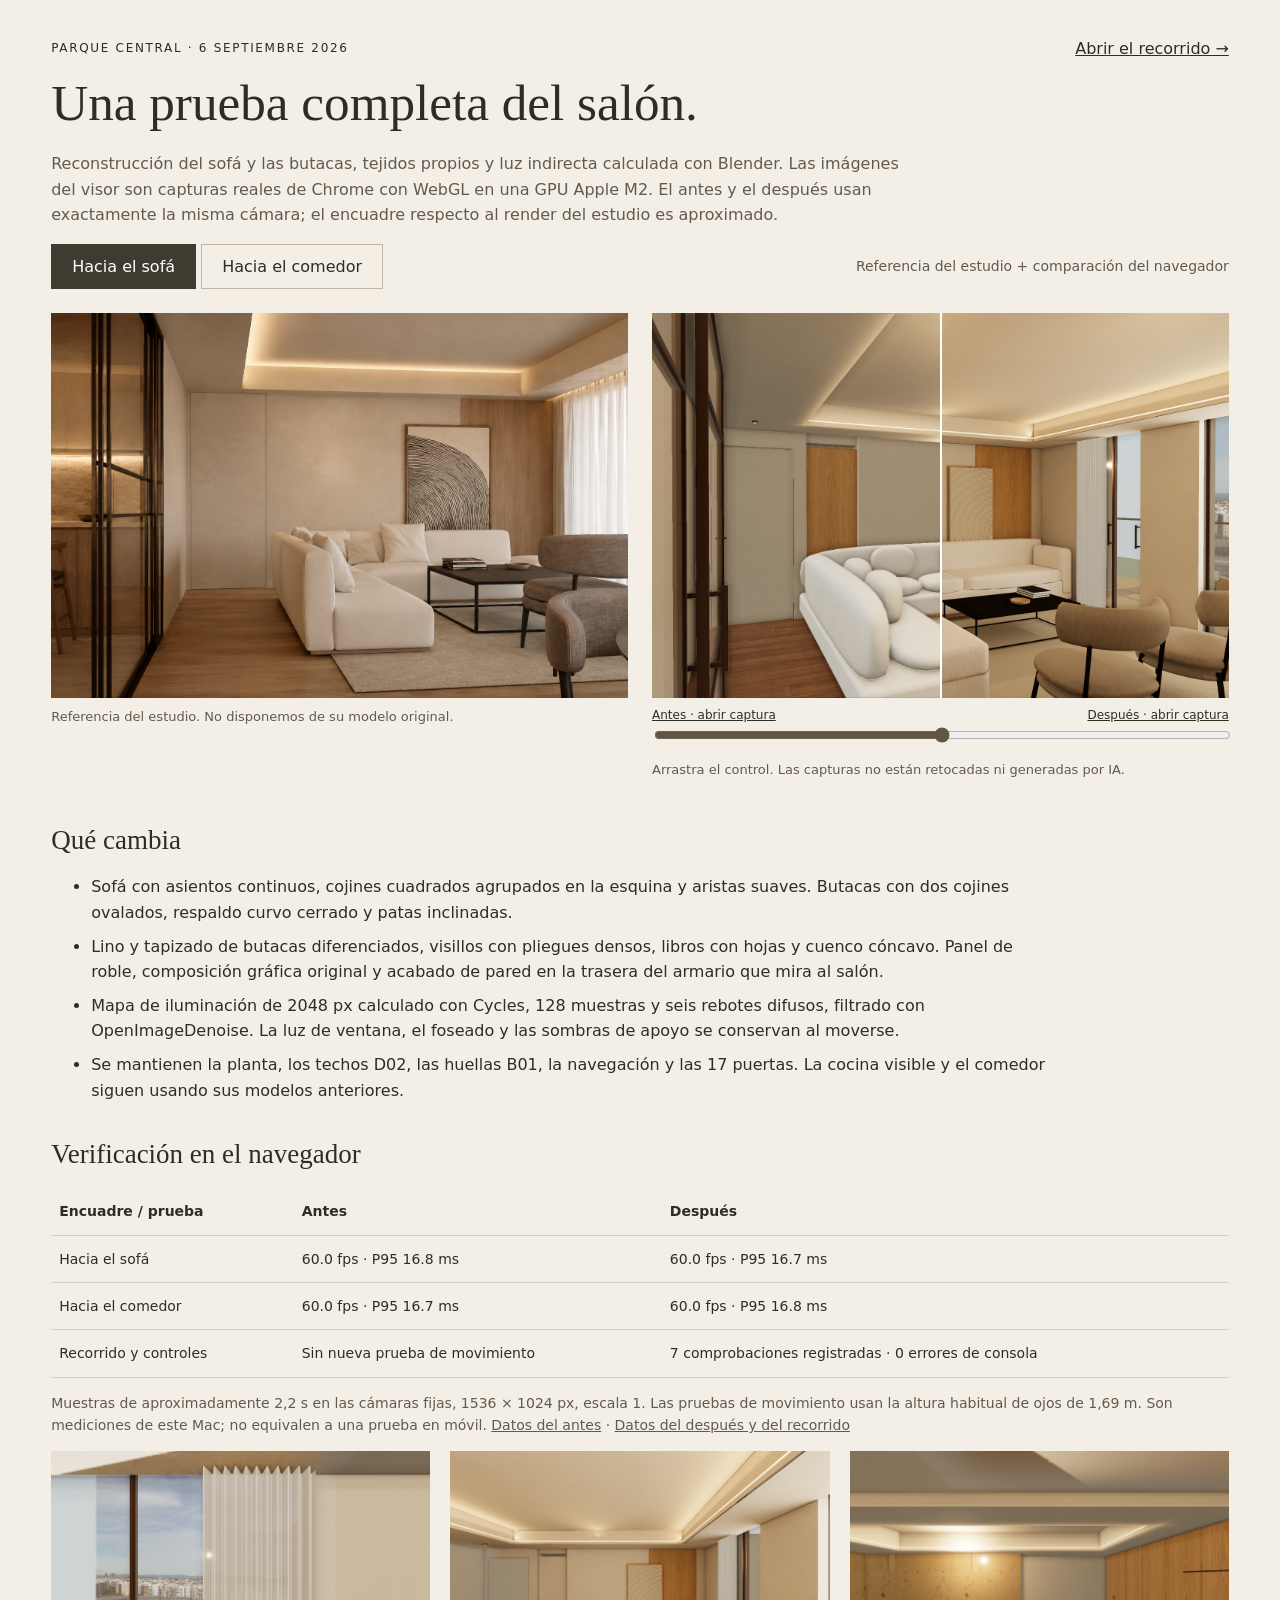
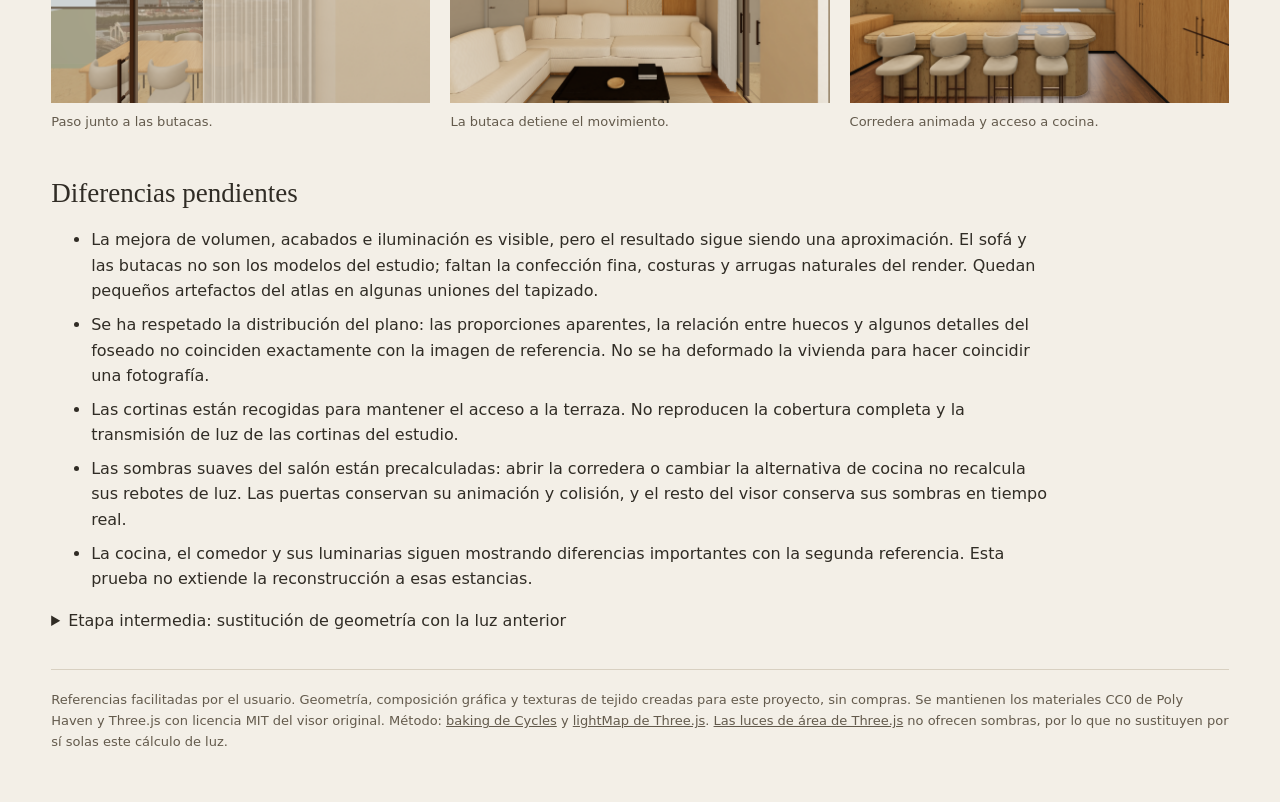
<file: review/salon/index.html>
<!doctype html>
<html lang="es">
<meta charset="utf-8"><meta name="viewport" content="width=device-width,initial-scale=1">
<title>Parque Central · Prueba visual del salón</title>
<style>
*{box-sizing:border-box}body{margin:0;background:#f3efe7;color:#302c25;font:16px/1.6 system-ui,sans-serif}main{max-width:1500px;margin:auto;padding:36px 4vw}a{color:inherit}h1{font:400 clamp(30px,4vw,52px)/1.12 Georgia,serif;margin:12px 0 20px}h2{font:400 27px Georgia,serif;margin:36px 0 18px}.intro{max-width:850px;color:#635a4c}.eyebrow{letter-spacing:.14em;font-size:12px;text-transform:uppercase}.bar{display:flex;justify-content:space-between;gap:16px;align-items:center;flex-wrap:wrap}button{font:inherit;padding:9px 20px;border:1px solid #bfb6a5;background:transparent;color:inherit;cursor:pointer}button[aria-pressed=true]{color:#fff;background:#403b31;border-color:#403b31}.gallery{display:grid;grid-template-columns:1fr 1fr;gap:24px;margin-top:24px}figure{margin:0}figcaption{font-size:13px;margin:9px 0;color:#635a4c}img{display:block;width:100%}.reference{height:auto;aspect-ratio:3/2;object-fit:contain;background:#ded5c6}.comparison{position:relative;aspect-ratio:3/2;background:#ded5c6;overflow:hidden}.comparison img{position:absolute;inset:0;width:100%;height:100%;object-fit:contain}.comparison .before{clip-path:inset(0 calc(100% - var(--split,50%)) 0 0)}.divider{position:absolute;top:0;bottom:0;left:var(--split,50%);width:2px;background:white;pointer-events:none}.tags{display:flex;justify-content:space-between;font-size:12px;margin-top:8px}.range{width:100%;accent-color:#615543}table{width:100%;border-collapse:collapse;font-size:14px}th,td{text-align:left;border-bottom:1px solid #d8d0c1;padding:12px 8px}th{font-weight:600}.notes{max-width:1000px}.notes li{margin:8px 0}.details{display:grid;grid-template-columns:repeat(3,1fr);gap:20px}.footer{border-top:1px solid #d8d0c1;margin-top:36px;padding-top:20px;color:#635a4c;font-size:13px}.status{font-size:14px;color:#635a4c}summary{cursor:pointer}code{font-size:13px}@media(max-width:750px){.gallery,.details{grid-template-columns:1fr}main{padding:24px 5vw}th,td{padding:9px 4px;font-size:12px}}
</style>
<main>
<div class="bar"><span class="eyebrow">Parque Central · 6 septiembre 2026</span><a href="../../">Abrir el recorrido →</a></div>
<h1>Una prueba completa del salón.</h1>
<p class="intro">Reconstrucción del sofá y las butacas, tejidos propios y luz indirecta calculada con Blender. Las imágenes del visor son capturas reales de Chrome con WebGL en una GPU Apple M2. El antes y el después usan exactamente la misma cámara; el encuadre respecto al render del estudio es aproximado.</p>
<div class="bar"><div><button data-view="salon" aria-pressed="true">Hacia el sofá</button> <button data-view="comedor" aria-pressed="false">Hacia el comedor</button></div><span class="status">Referencia del estudio + comparación del navegador</span></div>
<div class="gallery">
<figure><a id="referenceLink" href="reference-salon.png"><img class="reference" id="reference" src="reference-salon.png" alt="Render de referencia del salón, facilitado por el usuario"></a><figcaption>Referencia del estudio. No disponemos de su modelo original.</figcaption></figure>
<figure><div class="comparison" id="comparison"><img id="after" src="after-salon.png" alt="Captura del salón después de la reconstrucción"><img class="before" id="before" src="before-salon.png" alt="Captura del salón antes de la reconstrucción"><div class="divider"></div></div><div class="tags"><a id="beforeLink" href="before-salon.png">Antes · abrir captura</a><a id="afterLink" href="after-salon.png">Después · abrir captura</a></div><input class="range" id="slider" type="range" min="0" max="100" value="50" aria-label="División de la comparación: antes a la izquierda, después a la derecha"><figcaption>Arrastra el control. Las capturas no están retocadas ni generadas por IA.</figcaption></figure>
</div>
<h2>Qué cambia</h2>
<ul class="notes"><li>Sofá con asientos continuos, cojines cuadrados agrupados en la esquina y aristas suaves. Butacas con dos cojines ovalados, respaldo curvo cerrado y patas inclinadas.</li><li>Lino y tapizado de butacas diferenciados, visillos con pliegues densos, libros con hojas y cuenco cóncavo. Panel de roble, composición gráfica original y acabado de pared en la trasera del armario que mira al salón.</li><li>Mapa de iluminación de 2048 px calculado con Cycles, 128 muestras y seis rebotes difusos, filtrado con OpenImageDenoise. La luz de ventana, el foseado y las sombras de apoyo se conservan al moverse.</li><li>Se mantienen la planta, los techos D02, las huellas B01, la navegación y las 17 puertas. La cocina visible y el comedor siguen usando sus modelos anteriores.</li></ul>
<h2>Verificación en el navegador</h2>
<table><thead><tr><th>Encuadre / prueba</th><th>Antes</th><th>Después</th></tr></thead><tbody id="metrics"><tr><td colspan="3">Cargando mediciones…</td></tr></tbody></table>
<p class="status">Muestras de aproximadamente 2,2 s en las cámaras fijas, 1536 × 1024 px, escala 1. Las pruebas de movimiento usan la altura habitual de ojos de 1,69 m. Son mediciones de este Mac; no equivalen a una prueba en móvil. <a href="before-metrics.json">Datos del antes</a> · <a href="after-metrics.json">Datos del después y del recorrido</a></p>
<div class="details"><figure><a href="after-walk-north.png"><img src="after-walk-north.png" alt="Recorrido por el pasillo junto a las butacas" loading="lazy"></a><figcaption>Paso junto a las butacas.</figcaption></figure><figure><a href="after-walk-chair.png"><img src="after-walk-chair.png" alt="Prueba de colisión con una butaca" loading="lazy"></a><figcaption>La butaca detiene el movimiento.</figcaption></figure><figure><a href="after-kitchen-open.png"><img src="after-kitchen-open.png" alt="Corredera de cocina abierta durante la prueba" loading="lazy"></a><figcaption>Corredera animada y acceso a cocina.</figcaption></figure></div>
<h2>Diferencias pendientes</h2>
<ul class="notes"><li>La mejora de volumen, acabados e iluminación es visible, pero el resultado sigue siendo una aproximación. El sofá y las butacas no son los modelos del estudio; faltan la confección fina, costuras y arrugas naturales del render. Quedan pequeños artefactos del atlas en algunas uniones del tapizado.</li><li>Se ha respetado la distribución del plano: las proporciones aparentes, la relación entre huecos y algunos detalles del foseado no coinciden exactamente con la imagen de referencia. No se ha deformado la vivienda para hacer coincidir una fotografía.</li><li>Las cortinas están recogidas para mantener el acceso a la terraza. No reproducen la cobertura completa y la transmisión de luz de las cortinas del estudio.</li><li>Las sombras suaves del salón están precalculadas: abrir la corredera o cambiar la alternativa de cocina no recalcula sus rebotes de luz. Las puertas conservan su animación y colisión, y el resto del visor conserva sus sombras en tiempo real.</li><li>La cocina, el comedor y sus luminarias siguen mostrando diferencias importantes con la segunda referencia. Esta prueba no extiende la reconstrucción a esas estancias.</li></ul>
<details><summary>Etapa intermedia: sustitución de geometría con la luz anterior</summary><div class="gallery"><figure><a href="geometry-salon.png"><img src="geometry-salon.png" alt="Etapa de reconstrucción geométrica del sofá" loading="lazy"></a><figcaption>La geometría por sí sola seguía sin acercar suficientemente la iluminación.</figcaption></figure><figure><a href="geometry-comedor.png"><img src="geometry-comedor.png" alt="Etapa geométrica de las butacas" loading="lazy"></a><figcaption>Primera sustitución de las butacas, antes de la luz calculada.</figcaption></figure></div></details>
<p class="footer">Referencias facilitadas por el usuario. Geometría, composición gráfica y texturas de tejido creadas para este proyecto, sin compras. Se mantienen los materiales CC0 de Poly Haven y Three.js con licencia MIT del visor original. Método: <a href="https://docs.blender.org/manual/en/latest/render/cycles/baking.html">baking de Cycles</a> y <a href="https://threejs.org/docs/pages/MeshStandardMaterial.html">lightMap de Three.js</a>. <a href="https://threejs.org/docs/pages/RectAreaLight.html">Las luces de área de Three.js</a> no ofrecen sombras, por lo que no sustituyen por sí solas este cálculo de luz.</p>
</main>
<script type="module">
const $=id=>document.getElementById(id);
$('slider').addEventListener('input',e=>$('comparison').style.setProperty('--split',e.target.value+'%'));
for(const button of document.querySelectorAll('[data-view]'))button.addEventListener('click',()=>{const view=button.dataset.view;for(const b of document.querySelectorAll('[data-view]'))b.setAttribute('aria-pressed',String(b===button));for(const name of ['reference','before','after']){$(name).src=`${name}-${view}.png`;$(name+'Link').href=`${name}-${view}.png`;}});
try{
const [before,after]=await Promise.all(['before','after'].map(async s=>(await fetch(s+'-metrics.json')).json()));
const rows=after.views.map(v=>{const prev=before.views.find(p=>p.name===v.name);return `<tr><td>${v.name==='salon'?'Hacia el sofá':'Hacia el comedor'}</td><td>${prev.fps.toFixed(1)} fps · P95 ${prev.p95.toFixed(1)} ms</td><td>${v.fps.toFixed(1)} fps · P95 ${v.p95.toFixed(1)} ms</td></tr>`;});
rows.push(`<tr><td>Recorrido y controles</td><td>Sin nueva prueba de movimiento</td><td>${after.walk.length} comprobaciones registradas · ${after.errors.length} errores de consola</td></tr>`);
$('metrics').innerHTML=rows.join('');
}catch{$('metrics').textContent='No se pudieron cargar las mediciones. Abre los archivos JSON enlazados.';}
</script>
</html>
</file>
